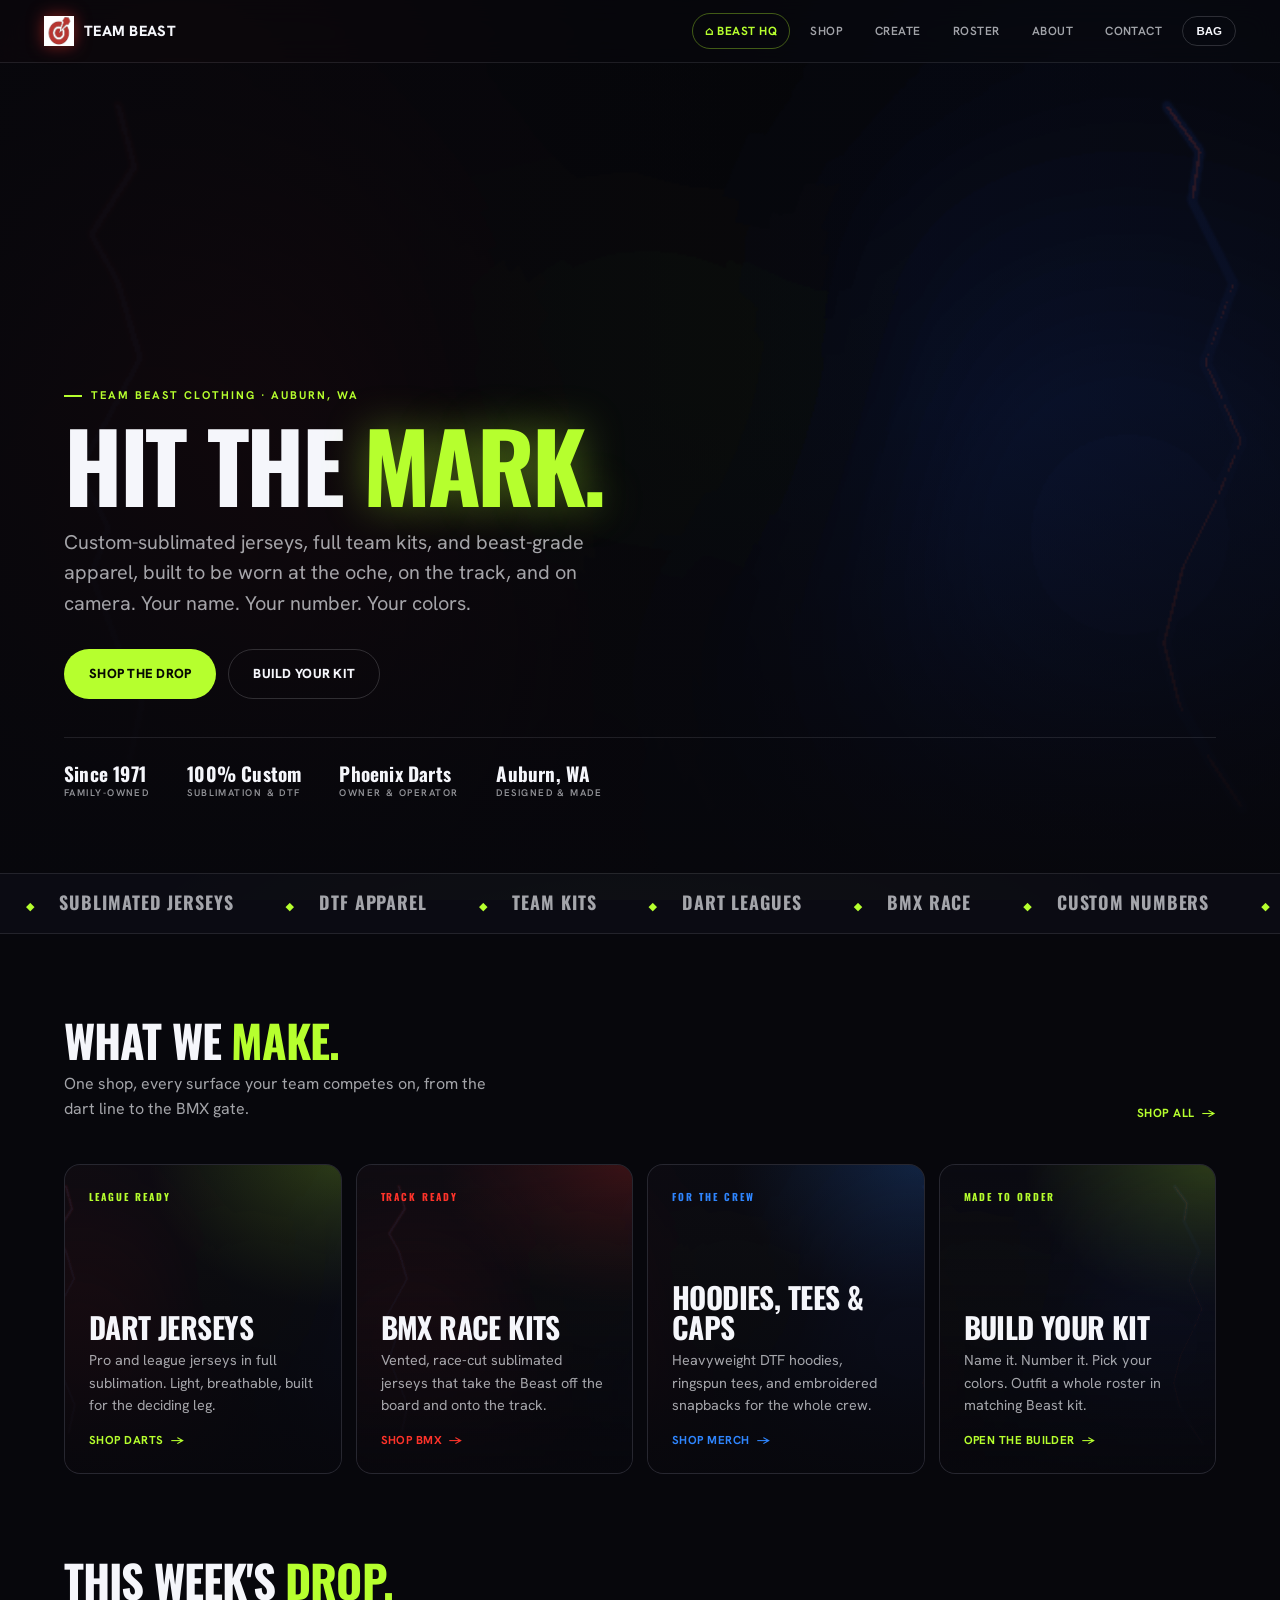
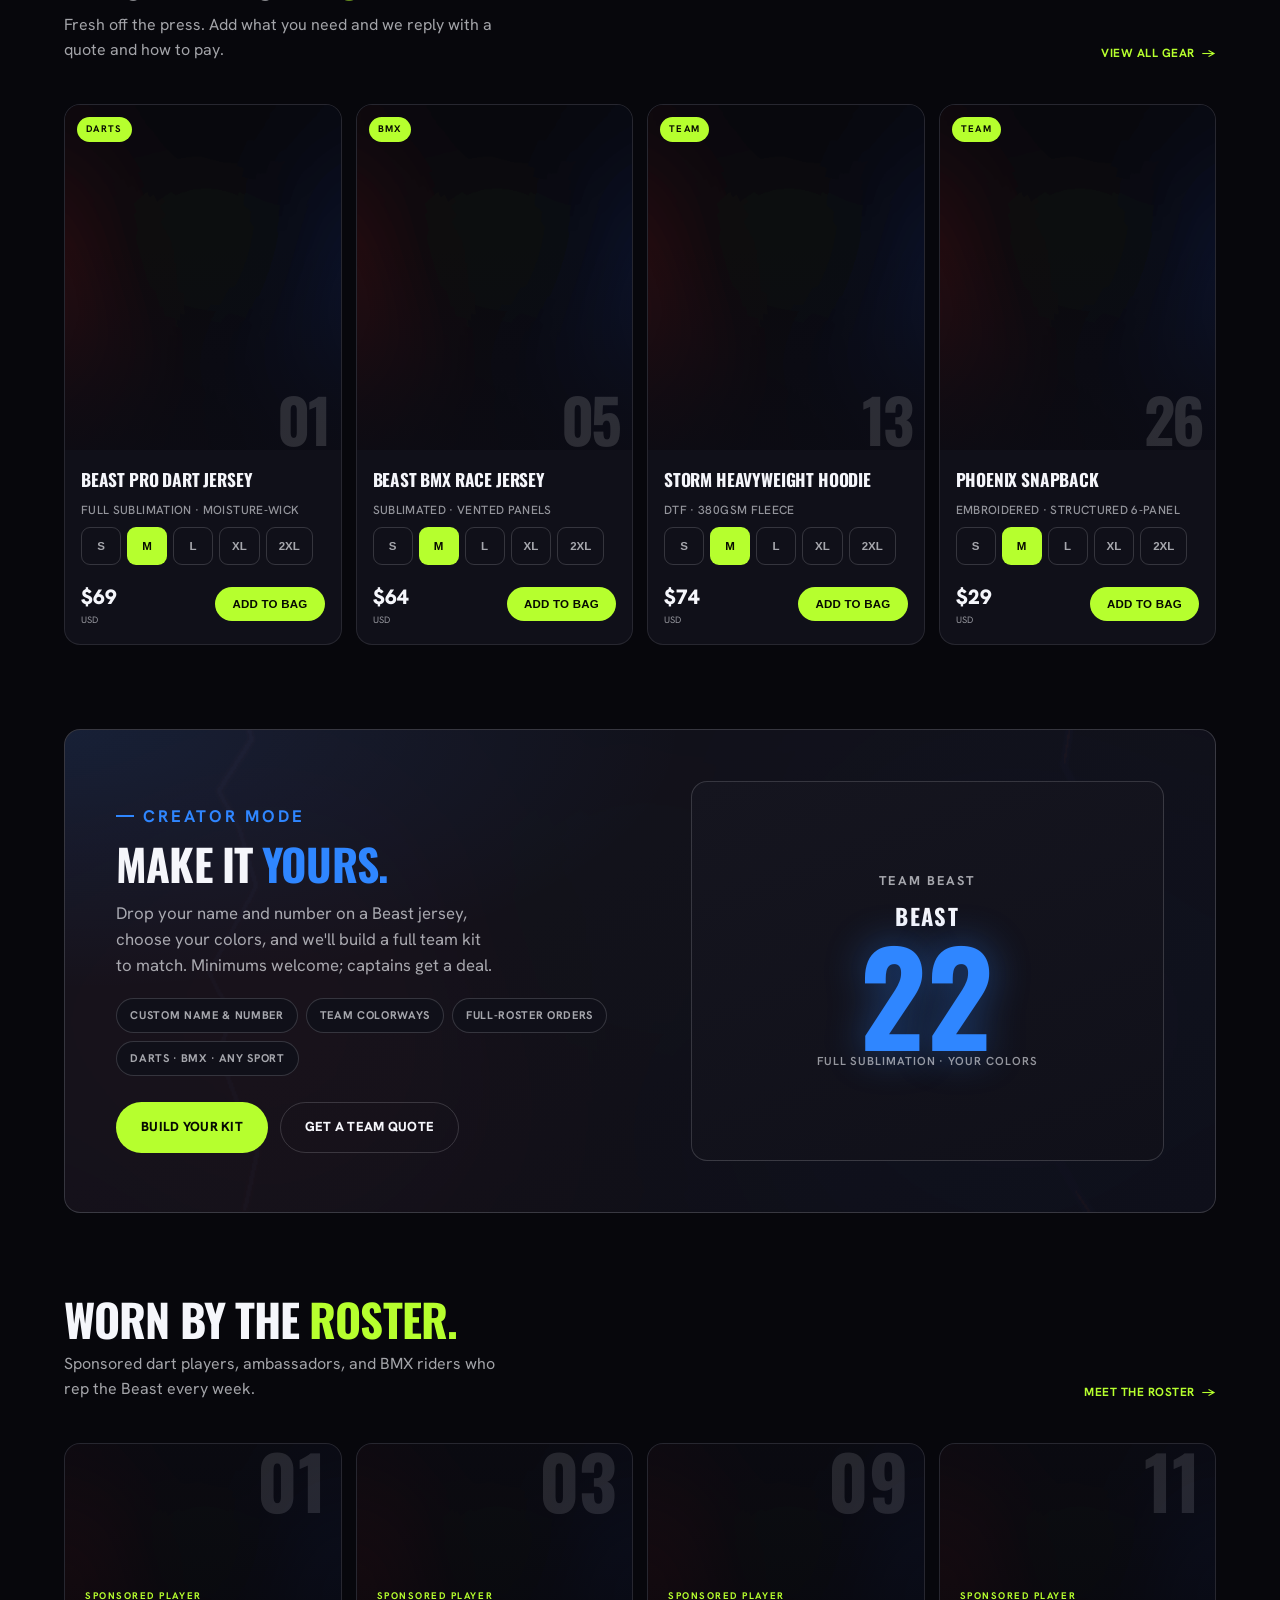
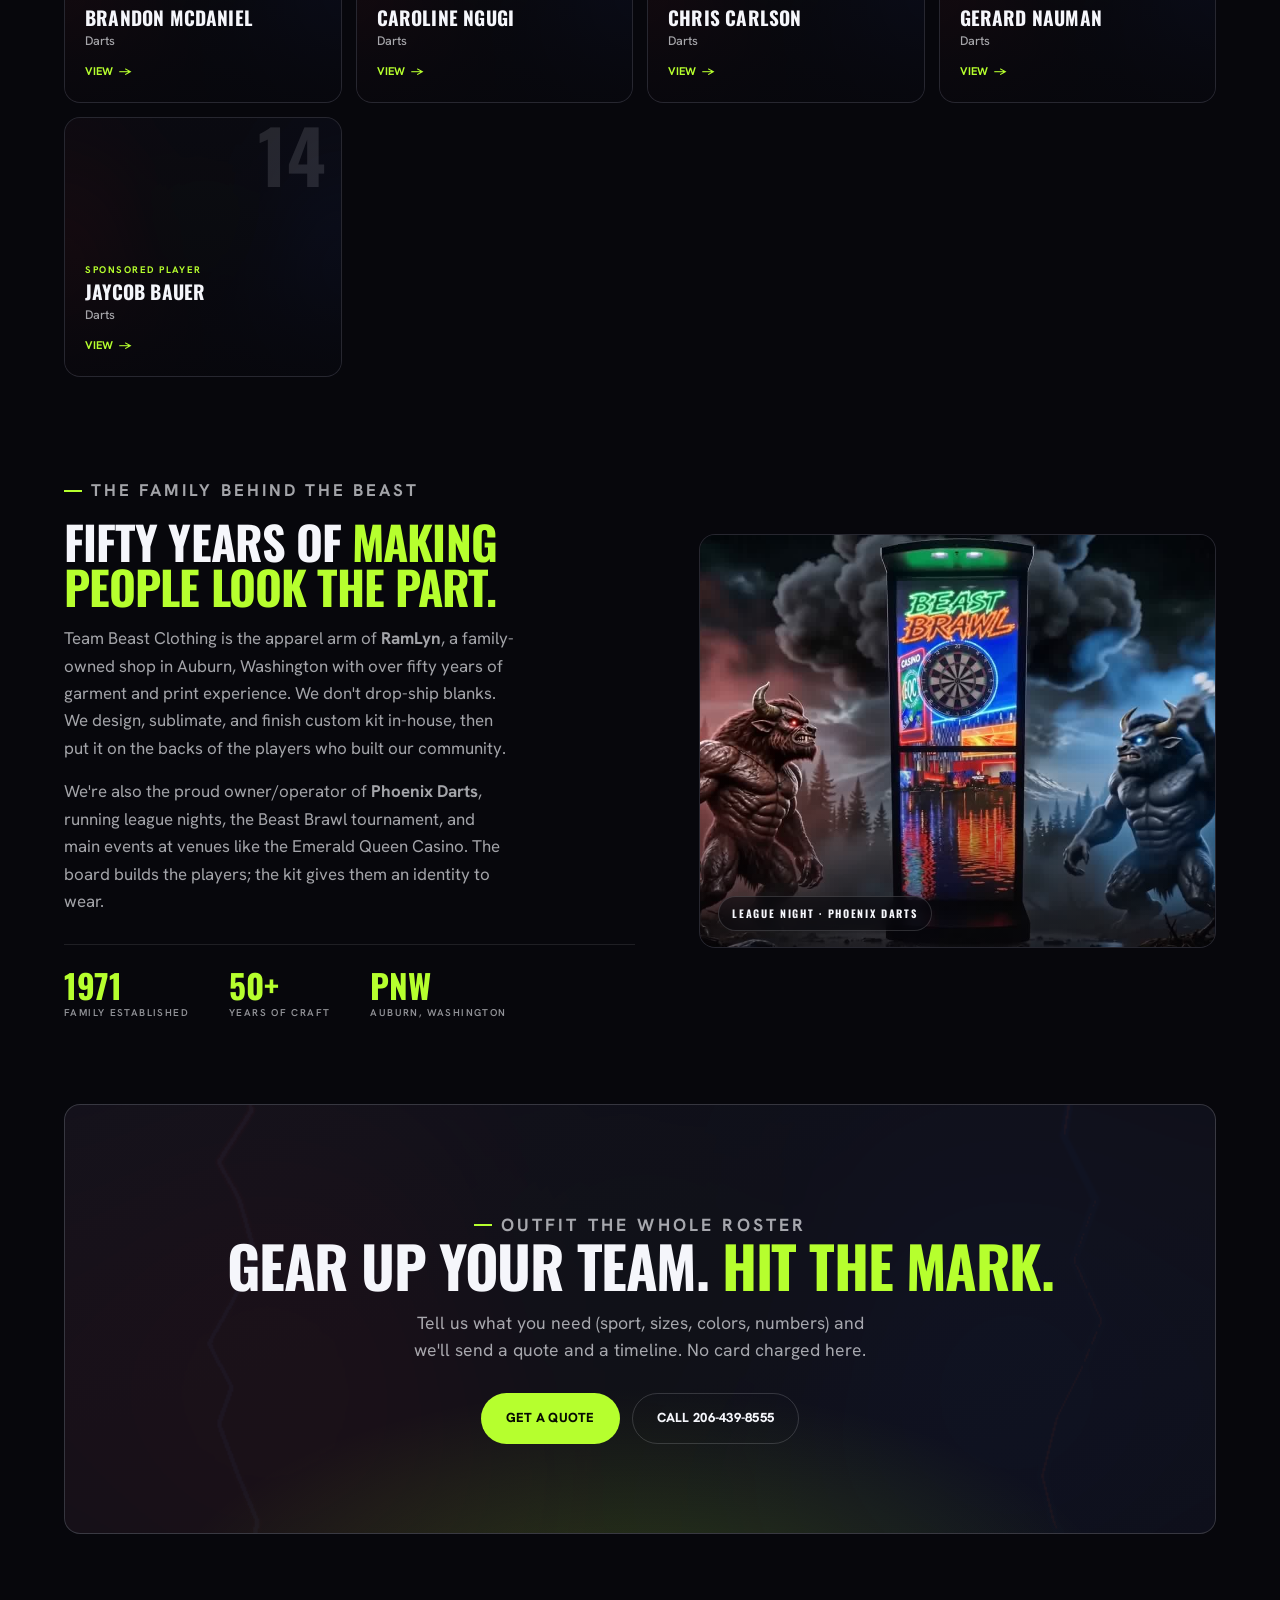
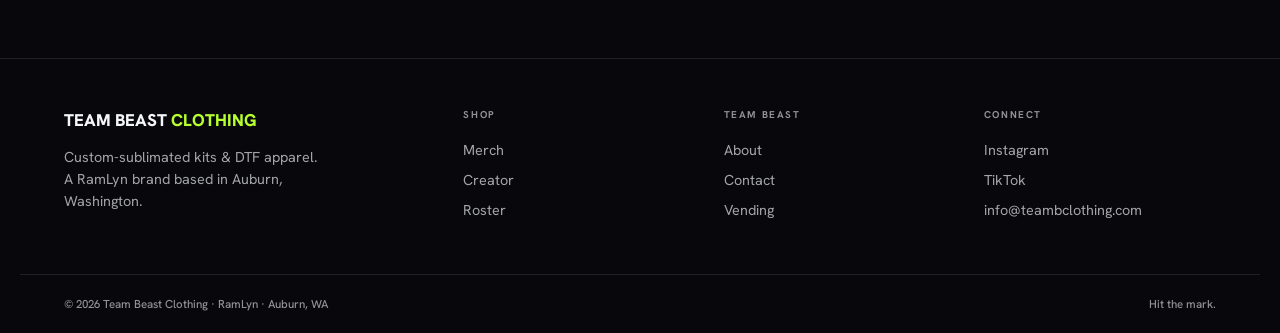
<file: index.html>
<!DOCTYPE html>
<html lang="en">
<head>
  <meta charset="UTF-8" />
  <meta name="viewport" content="width=device-width, initial-scale=1.0, viewport-fit=cover" />
  <title>Team Beast Clothing | Custom Sublimated Jerseys, Team Kits & Apparel · Auburn, WA</title>
  <meta name="description" content="Team Beast Clothing: custom-sublimated dart & BMX jerseys, DTF tees and hoodies, and full team kits. Family-owned since 1971, Auburn WA. Owner/operator of Phoenix Darts. Hit the mark." />
  <meta name="theme-color" content="#07070c" />
  <link rel="icon" type="image/png" href="assets/vending/team-beast-logo.png" />
  <meta property="og:title" content="Team Beast Clothing · Hit the mark." />
  <meta property="og:description" content="Custom-sublimated jerseys, team kits, and beast-grade apparel. Family-owned, Auburn WA." />
  <meta property="og:type" content="website" />
  <link rel="preconnect" href="https://fonts.googleapis.com" />
  <link rel="preconnect" href="https://fonts.gstatic.com" crossorigin />
  <link href="https://fonts.googleapis.com/css2?family=Hanken+Grotesk:wght@400;500;600;700;800&family=Oswald:wght@500;600;700&display=swap" rel="stylesheet" />
  <link rel="stylesheet" href="clothing.css" />
  <script type="application/ld+json">
  {"@context":"https://schema.org","@type":"ClothingStore","name":"Team Beast Clothing","image":"assets/vending/team-beast-logo.png","description":"Custom-sublimated jerseys, team kits, and DTF apparel. Family-owned, Auburn WA. Owner/operator of Phoenix Darts.","email":"info@teambclothing.com","telephone":"+1-206-439-8555","address":{"@type":"PostalAddress","addressLocality":"Auburn","addressRegion":"WA","addressCountry":"US"},"sameAs":["https://www.instagram.com/officialteambeastclothing/","https://www.facebook.com/teambclothing","https://www.tiktok.com/@teambclothing"]}
  </script>
</head>
<body>

  <header class="tbc-bar">
    <a class="brand" href="clothing.html" aria-label="Team Beast Clothing home"><img src="assets/vending/team-beast-logo.png" alt="" /><b>Team Beast</b></a>
    <nav class="bar-nav" aria-label="Primary">
      <a href="index.html" class="nav-hq" aria-label="Back to the Team Beast entry">⌂ Beast HQ</a>
      <a href="clothing-merch.html">Shop</a>
      <a href="clothing-creator.html">Create</a>
      <a href="clothing-sponsored.html">Roster</a>
      <a href="clothing-about.html">About</a>
      <a href="clothing-contact.html">Contact</a>
      <button class="cart-btn" aria-label="Open bag">Bag <span class="count" data-n="0"></span></button>
    </nav>
  </header>

  <main>

    <!-- ============ HERO ============ -->
    <section class="hero">
      <img class="hero-bg" src="base_v4.png" alt="Two beasts facing off across a storm-lit Mt. Rainier, the Team Beast world." />
      <div class="hero-inner">
        <p class="eyebrow">Team Beast Clothing · Auburn, WA</p>
        <h1>Hit the <i>mark.</i></h1>
        <p class="lead">Custom-sublimated jerseys, full team kits, and beast-grade apparel, built to be worn at the oche, on the track, and on camera. Your name. Your number. Your colors.</p>
        <div class="hero-cta">
          <a class="btn btn-primary" href="clothing-merch.html">Shop the drop</a>
          <a class="btn btn-ghost" href="clothing-creator.html">Build your kit</a>
        </div>
        <dl class="hero-trust">
          <div><dt>Since 1971</dt><dd>Family-owned</dd></div>
          <div><dt>100% Custom</dt><dd>Sublimation &amp; DTF</dd></div>
          <div><dt>Phoenix Darts</dt><dd>Owner &amp; operator</dd></div>
          <div><dt>Auburn, WA</dt><dd>Designed &amp; made</dd></div>
        </dl>
      </div>
    </section>

    <!-- ============ MARQUEE ============ -->
    <div class="marquee" aria-hidden="true">
      <div class="marquee-track">
        <span>Sublimated Jerseys</span><span>DTF Apparel</span><span>Team Kits</span><span>Dart Leagues</span><span>BMX Race</span><span>Custom Numbers</span><span>Beast Brawl</span><span>Phoenix Darts</span>
        <span>Sublimated Jerseys</span><span>DTF Apparel</span><span>Team Kits</span><span>Dart Leagues</span><span>BMX Race</span><span>Custom Numbers</span><span>Beast Brawl</span><span>Phoenix Darts</span>
      </div>
    </div>

    <!-- ============ WHAT WE MAKE ============ -->
    <section class="wrap section">
      <div class="head-row reveal">
        <div class="ht">
          <h2>What we <i>make.</i></h2>
          <p>One shop, every surface your team competes on, from the dart line to the BMX gate.</p>
        </div>
        <a class="head-link" href="clothing-merch.html">Shop all</a>
      </div>
      <div class="cat-grid">
        <a class="cat-tile tc-green reveal" href="clothing-merch.html?cat=Darts" aria-label="Shop dart jerseys">
          <img class="wm" src="base_textfree.png" alt="" style="object-position:30% 35%" />
          <span class="ct-no">League ready</span>
          <h3>Dart Jerseys</h3>
          <p>Pro and league jerseys in full sublimation. Light, breathable, built for the deciding leg.</p>
          <span class="ct-go">Shop darts</span>
        </a>
        <a class="cat-tile tc-red reveal" data-d="1" href="clothing-merch.html?cat=BMX" aria-label="Shop BMX kits">
          <img class="wm" src="teambeast_original.png" alt="" style="object-position:15% 50%" />
          <span class="ct-no">Track ready</span>
          <h3>BMX Race Kits</h3>
          <p>Vented, race-cut sublimated jerseys that take the Beast off the board and onto the track.</p>
          <span class="ct-go">Shop BMX</span>
        </a>
        <a class="cat-tile tc-blue reveal" data-d="2" href="clothing-merch.html?cat=Team" aria-label="Shop team and merch">
          <img class="wm" src="base_textfree.png" alt="" style="object-position:70% 45%" />
          <span class="ct-no">For the crew</span>
          <h3>Hoodies, Tees & Caps</h3>
          <p>Heavyweight DTF hoodies, ringspun tees, and embroidered snapbacks for the whole crew.</p>
          <span class="ct-go">Shop merch</span>
        </a>
        <a class="cat-tile tc-green reveal" data-d="3" href="clothing-creator.html" aria-label="Build a custom kit">
          <img class="wm" src="teambeast_original.png" alt="" style="object-position:85% 60%" />
          <span class="ct-no">Made to order</span>
          <h3>Build Your Kit</h3>
          <p>Name it. Number it. Pick your colors. Outfit a whole roster in matching Beast kit.</p>
          <span class="ct-go">Open the builder</span>
        </a>
      </div>
    </section>

    <!-- ============ FEATURED DROP ============ -->
    <section class="wrap section" style="padding-top:0">
      <div class="head-row reveal">
        <div class="ht">
          <h2>This week's <i>drop.</i></h2>
          <p>Fresh off the press. Add what you need and we reply with a quote and how to pay.</p>
        </div>
        <a class="head-link" href="clothing-merch.html">View all gear</a>
      </div>
      <div class="shop-grid" id="featured"></div>
    </section>

    <!-- ============ BUILD YOUR KIT ============ -->
    <section class="wrap section" style="padding-top:0">
      <div class="kit reveal">
        <img class="wm" src="base_textfree.png" alt="" style="object-position:80% 50%" />
        <div>
          <p class="eyebrow">Creator mode</p>
          <h2>Make it <i>yours.</i></h2>
          <p>Drop your name and number on a Beast jersey, choose your colors, and we'll build a full team kit to match. Minimums welcome; captains get a deal.</p>
          <ul>
            <li>Custom name & number</li>
            <li>Team colorways</li>
            <li>Full-roster orders</li>
            <li>Darts · BMX · any sport</li>
          </ul>
          <div class="hero-cta" style="margin-top:0">
            <a class="btn btn-primary" href="clothing-creator.html">Build your kit</a>
            <a class="btn btn-ghost" href="clothing-contact.html">Get a team quote</a>
          </div>
        </div>
        <div class="jersey" aria-hidden="true">
          <span class="jp-team">Team Beast</span>
          <span class="jp-name">Beast</span>
          <span class="jp-num">22</span>
          <span class="jp-meta">Full Sublimation · Your Colors</span>
        </div>
      </div>
    </section>

    <!-- ============ ROSTER PREVIEW ============ -->
    <section class="wrap section" style="padding-top:0">
      <div class="head-row reveal">
        <div class="ht">
          <h2>Worn by the <i>roster.</i></h2>
          <p>Sponsored dart players, ambassadors, and BMX riders who rep the Beast every week.</p>
        </div>
        <a class="head-link" href="clothing-sponsored.html">Meet the roster</a>
      </div>
      <div class="roster" id="rosterPreview"></div>
    </section>

    <!-- ============ STORY / HERITAGE ============ -->
    <section class="wrap section" style="padding-top:0">
      <div class="story">
        <div class="reveal">
          <p class="eyebrow">The family behind the Beast</p>
          <h2>Fifty years of <i>making people look the part.</i></h2>
          <p>Team Beast Clothing is the apparel arm of <strong>RamLyn</strong>, a family-owned shop in Auburn, Washington with over fifty years of garment and print experience. We don't drop-ship blanks. We design, sublimate, and finish custom kit in-house, then put it on the backs of the players who built our community.</p>
          <p>We're also the proud owner/operator of <strong>Phoenix Darts</strong>, running league nights, the Beast Brawl tournament, and main events at venues like the Emerald Queen Casino. The board builds the players; the kit gives them an identity to wear.</p>
          <dl class="stats">
            <div><dt>1971</dt><dd>Family established</dd></div>
            <div><dt>50+</dt><dd>Years of craft</dd></div>
            <div><dt>PNW</dt><dd>Auburn, Washington</dd></div>
          </dl>
        </div>
        <div class="story-media reveal" data-d="1">
          <img src="assets/vending/team-beast-vending-team-jersey-connection.jpg" alt="Team Beast players in matching custom jerseys at a league night." />
          <span class="badge">League night · Phoenix Darts</span>
        </div>
      </div>
    </section>

    <!-- ============ CLOSING CTA ============ -->
    <section class="wrap section" style="padding-top:0">
      <div class="cta-band reveal">
        <img class="wm" src="teambeast_v2_base.png" alt="" style="object-position:50% 40%" />
        <p class="eyebrow" style="justify-content:center">Outfit the whole roster</p>
        <h2>Gear up your team. <i>Hit the mark.</i></h2>
        <p>Tell us what you need (sport, sizes, colors, numbers) and we'll send a quote and a timeline. No card charged here.</p>
        <div class="hero-cta">
          <a class="btn btn-primary" href="clothing-contact.html">Get a quote</a>
          <a class="btn btn-ghost" href="tel:+12064398555">Call 206-439-8555</a>
        </div>
      </div>
    </section>

  </main>

  <footer class="tbc-foot">
    <div class="foot-grid">
      <div class="foot-brand"><b>Team Beast <span class="grad-g">Clothing</span></b><p>Custom-sublimated kits & DTF apparel. A RamLyn brand based in Auburn, Washington.</p></div>
      <div class="foot-col"><h4>Shop</h4><a href="clothing-merch.html">Merch</a><a href="clothing-creator.html">Creator</a><a href="clothing-sponsored.html">Roster</a></div>
      <div class="foot-col"><h4>Team Beast</h4><a href="clothing-about.html">About</a><a href="clothing-contact.html">Contact</a><a href="vending.html">Vending</a></div>
      <div class="foot-col"><h4>Connect</h4><a href="https://www.instagram.com/officialteambeastclothing/" rel="noopener">Instagram</a><a href="https://www.tiktok.com/@teambclothing" rel="noopener">TikTok</a><a href="mailto:info@teambclothing.com">info@teambclothing.com</a></div>
    </div>
    <div class="foot-legal"><p>© <span data-year>2026</span> Team Beast Clothing · RamLyn · Auburn, WA</p><p>Hit the mark.</p></div>
  </footer>

  <script src="clothing-data.js"></script>
  <script src="clothing.js"></script>
  <script>
  /* Home renders a curated featured strip (from the catalog) and a roster
     preview (from the roster). Both reuse the shared card systems so the
     home page stays locked to the same look as Shop and Roster. */
  (function () {
    var CAT = window.TBC_CATALOG || {};
    var ROSTER = window.TBC_ROSTER || [];
    var WM = "base_textfree.png";
    var money = function (c) { return "$" + (c / 100).toFixed(2).replace(/\.00$/, ""); };
    var SIZES = ["S", "M", "L", "XL", "2XL"];

    /* ----- featured products ----- */
    var FEATURED = ["kit-darts-pro", "kit-bmx", "hoodie-storm", "cap-phoenix"];
    var grid = document.getElementById("featured");
    function prodCard(id) {
      var p = CAT[id]; if (!p) return "";
      var chips = SIZES.map(function (s, i) { return '<button data-size="' + s + '" aria-pressed="' + (i === 1 ? "true" : "false") + '">' + s + '</button>'; }).join("");
      var img = p.img ? p.img : WM;
      return '<article class="prod" data-sport="' + p.sport + '">' +
        '<div class="ph"><img class="wm" src="' + img + '" alt=""><span class="tag">' + p.sport + '</span><span class="no">' + p.no + '</span></div>' +
        '<div class="body"><h3>' + p.name + '</h3><span class="spec">' + p.spec + '</span>' +
        '<div class="sizes" data-id="' + id + '">' + chips + '</div>' +
        '<div class="row"><span class="price">' + money(p.price) + '<small>USD</small></span>' +
        '<button class="btn btn-sm btn-primary" data-add="' + id + '">Add to bag</button></div></div></article>';
    }
    if (grid) {
      grid.innerHTML = FEATURED.map(prodCard).join("");
      grid.querySelectorAll(".sizes").forEach(function (g) {
        g.addEventListener("click", function (e) {
          var b = e.target.closest("button"); if (!b) return;
          g.querySelectorAll("button").forEach(function (x) { x.setAttribute("aria-pressed", x === b ? "true" : "false"); });
        });
      });
      grid.querySelectorAll("[data-add]").forEach(function (btn) {
        btn.addEventListener("click", function () {
          var pc = btn.closest(".prod");
          var sel = pc.querySelector('.sizes button[aria-pressed="true"]');
          if (window.TBC_addToCart) window.TBC_addToCart(btn.dataset.add, sel ? sel.dataset.size : "M", 1);
        });
      });
    }

    /* ----- roster preview (first 5) ----- */
    var rg = document.getElementById("rosterPreview");
    function playerCard(p) {
      var cls = p.group === "ambassador" ? "is-amb" : (p.group === "rider" ? "is-rider" : "");
      var img = p.photo ? p.photo : WM;
      return '<a class="player-card ' + cls + '" href="clothing-player.html?p=' + p.slug + '" aria-label="' + p.name + '">' +
        '<img class="wm" src="' + img + '" alt="" />' +
        '<span class="pnum">' + p.no + '</span>' +
        '<div><p class="role">' + p.role + '</p><h3>' + p.name + '</h3><p class="sport">' + p.sport + '</p>' +
        '<span class="go">View</span></div></a>';
    }
    if (rg) rg.innerHTML = ROSTER.slice(0, 5).map(playerCard).join("");
  })();
  </script>
</body>
</html>
</file>
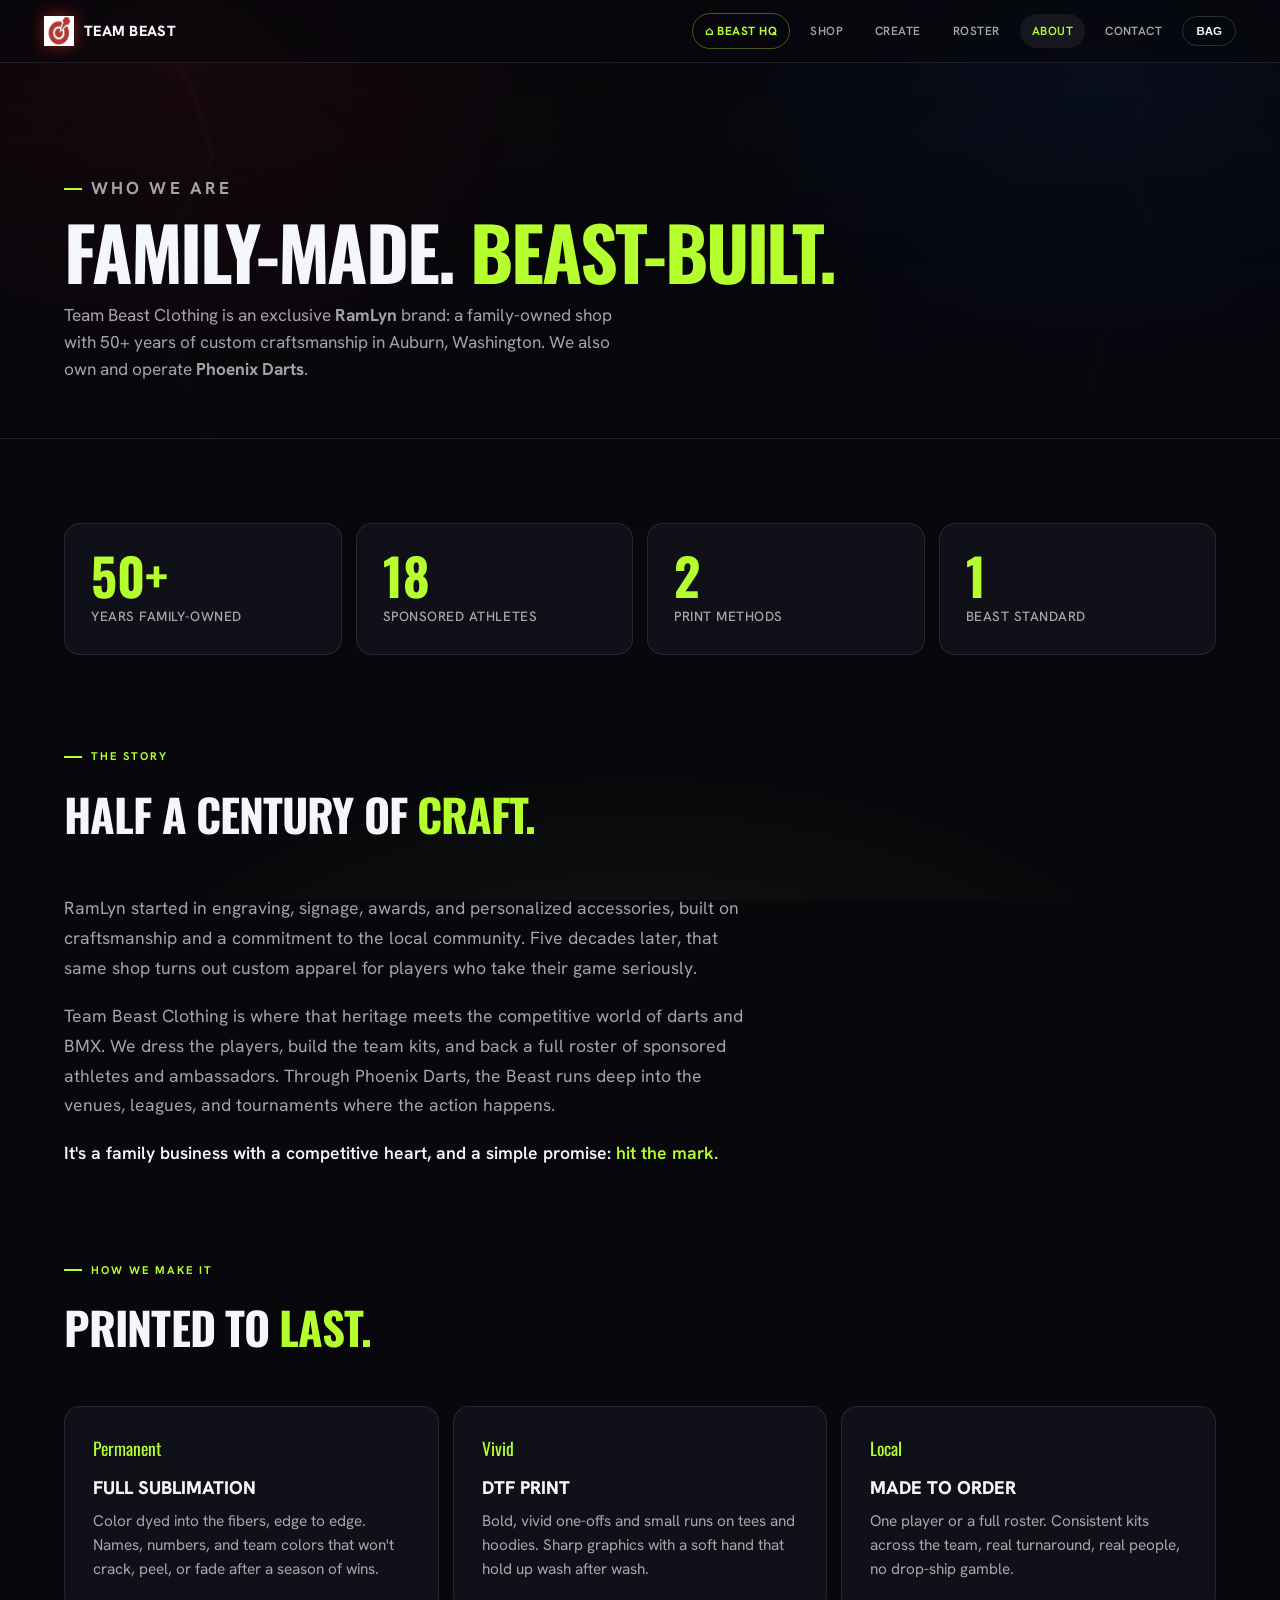
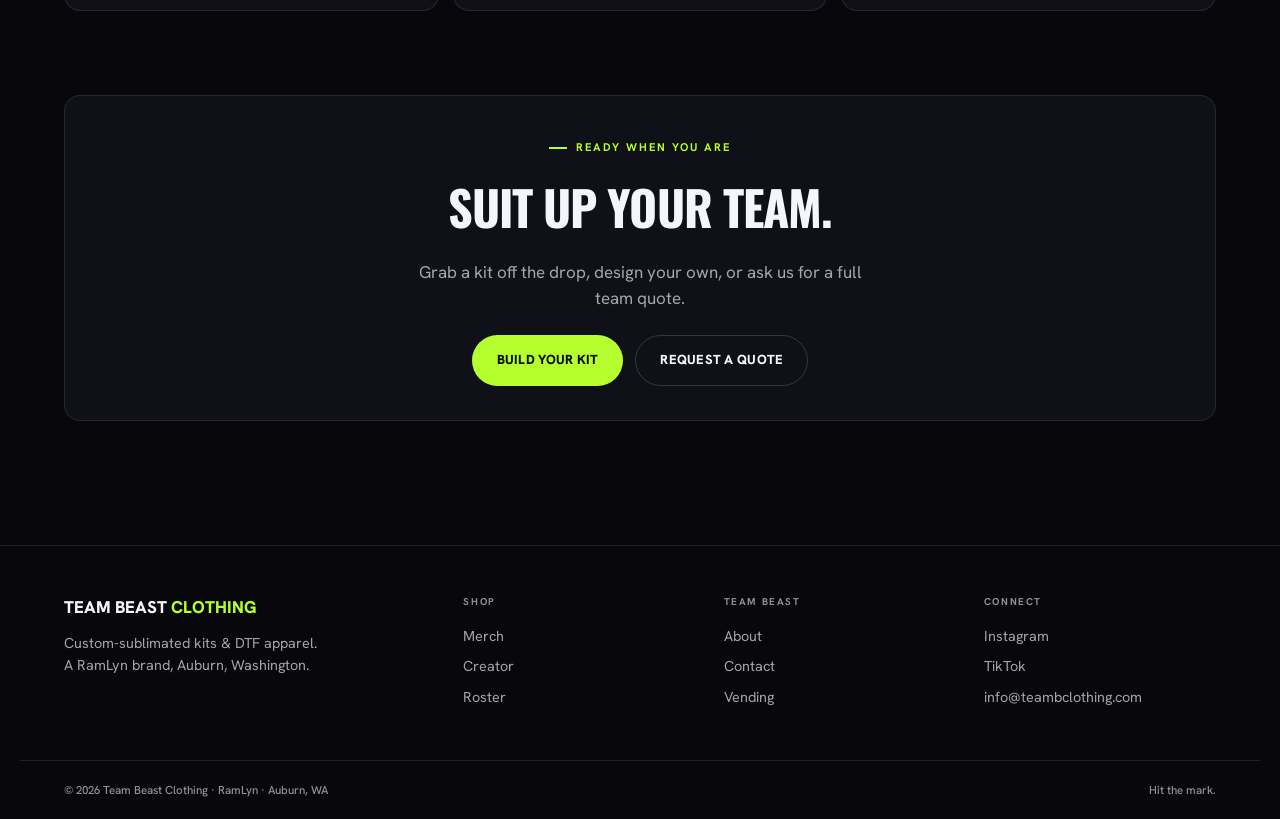
<file: clothing-about.html>
<!DOCTYPE html>
<html lang="en">
<head>
  <meta charset="UTF-8" />
  <meta name="viewport" content="width=device-width, initial-scale=1.0" />
  <title>About | Team Beast Clothing — A RamLyn Brand, Auburn WA</title>
  <meta name="description" content="Team Beast Clothing is a RamLyn brand — family-owned in Auburn, WA with 50+ years of custom craftsmanship. Custom sublimation & DTF apparel, and the home of Phoenix Darts." />
  <meta name="theme-color" content="#07070c" />
  <link rel="icon" type="image/png" href="assets/vending/team-beast-logo.png" />
  <link rel="preconnect" href="https://fonts.googleapis.com" />
  <link rel="preconnect" href="https://fonts.gstatic.com" crossorigin />
  <link href="https://fonts.googleapis.com/css2?family=Hanken+Grotesk:wght@400;500;600;700;800&family=Oswald:wght@500;600;700&display=swap" rel="stylesheet" />
  <link rel="stylesheet" href="clothing.css" />
  <style>
    .stat-band{display:grid;grid-template-columns:repeat(4,1fr);gap:var(--gap)}
    .stat-band .s{background:var(--tile);border:1px solid var(--line);border-radius:var(--r);padding:26px}
    .stat-band .s b{font-family:var(--display);font-size:clamp(2rem,4vw,3.2rem);color:var(--green);display:block;line-height:1}
    .stat-band .s span{font-weight:500;font-size:.84rem;color:var(--ink-2);text-transform:uppercase;letter-spacing:.04em}
    .proc{display:grid;grid-template-columns:repeat(3,1fr);gap:var(--gap)}
    .proc .c{background:var(--tile);border:1px solid var(--line);border-radius:var(--r);padding:28px;transition:transform .3s,border-color .3s}
    .proc .c:hover{transform:translateY(-5px);border-color:var(--green)}
    .proc .c .n{font-family:var(--display);color:var(--green);font-size:1.1rem}
    .proc .c h3{font-weight:800;text-transform:uppercase;font-size:1.15rem;margin:10px 0 8px}
    .proc .c p{color:var(--ink-2);font-size:.96rem}
    @media (max-width:860px){.stat-band{grid-template-columns:repeat(2,1fr)}.proc{grid-template-columns:1fr}}
  </style>
</head>
<body>

  <header class="tbc-bar">
    <a class="brand" href="clothing.html" aria-label="Team Beast Clothing home"><img src="assets/vending/team-beast-logo.png" alt="" /><b>Team Beast</b></a>
    <nav class="bar-nav" aria-label="Primary">
      <a href="index.html" class="nav-hq" aria-label="Back to the Team Beast entry">⌂ Beast HQ</a>
      <a href="clothing-merch.html">Shop</a>
      <a href="clothing-creator.html">Create</a>
      <a href="clothing-sponsored.html">Roster</a>
      <a href="clothing-about.html" aria-current="page">About</a>
      <a href="clothing-contact.html">Contact</a>
      <button class="cart-btn" aria-label="Open bag">Bag <span class="count" data-n="0"></span></button>
    </nav>
  </header>

  <section class="page-hero">
    <img class="wm" src="teambeast_original.png" alt="" />
    <div class="inner">
      <p class="eyebrow">Who we are</p>
      <h1>Family-made. <i>Beast-built.</i></h1>
      <p>Team Beast Clothing is an exclusive <b>RamLyn</b> brand: a family-owned shop with 50+ years of custom craftsmanship in Auburn, Washington. We also own and operate <b>Phoenix Darts</b>.</p>
    </div>
  </section>

  <main class="wrap">
    <section class="section">
      <div class="stat-band">
        <div class="s reveal"><b>50+</b><span>Years family-owned</span></div>
        <div class="s reveal" data-d="1"><b>18</b><span>Sponsored athletes</span></div>
        <div class="s reveal" data-d="2"><b>2</b><span>Print methods</span></div>
        <div class="s reveal" data-d="3"><b>1</b><span>Beast standard</span></div>
      </div>
    </section>

    <section class="section" style="padding-top:0">
      <div class="section-head reveal"><p class="eyebrow">The story</p><h2>Half a century of <i>craft.</i></h2></div>
      <div class="reveal" style="max-width:70ch;color:var(--ink-2);font-size:1.1rem;line-height:1.7;display:grid;gap:18px">
        <p>RamLyn started in engraving, signage, awards, and personalized accessories, built on craftsmanship and a commitment to the local community. Five decades later, that same shop turns out custom apparel for players who take their game seriously.</p>
        <p>Team Beast Clothing is where that heritage meets the competitive world of darts and BMX. We dress the players, build the team kits, and back a full roster of sponsored athletes and ambassadors. Through Phoenix Darts, the Beast runs deep into the venues, leagues, and tournaments where the action happens.</p>
        <p style="color:var(--ink);font-weight:600">It's a family business with a competitive heart, and a simple promise: <span class="grad-g">hit the mark.</span></p>
      </div>
    </section>

    <section class="section" style="padding-top:0">
      <div class="section-head reveal"><p class="eyebrow">How we make it</p><h2>Printed to <i>last.</i></h2></div>
      <div class="proc">
        <div class="c reveal"><span class="n">Permanent</span><h3>Full sublimation</h3><p>Color dyed into the fibers, edge to edge. Names, numbers, and team colors that won't crack, peel, or fade after a season of wins.</p></div>
        <div class="c reveal" data-d="1"><span class="n">Vivid</span><h3>DTF print</h3><p>Bold, vivid one-offs and small runs on tees and hoodies. Sharp graphics with a soft hand that hold up wash after wash.</p></div>
        <div class="c reveal" data-d="2"><span class="n">Local</span><h3>Made to order</h3><p>One player or a full roster. Consistent kits across the team, real turnaround, real people, no drop-ship gamble.</p></div>
      </div>
    </section>

    <section class="section" style="padding-top:0">
      <div class="panel reveal" style="text-align:center">
        <p class="eyebrow" style="justify-content:center">Ready when you are</p>
        <h2 style="font-family:var(--display);font-weight:800;font-size:clamp(1.8rem,4vw,3rem);text-transform:uppercase;letter-spacing:-0.02em">Suit up your team.</h2>
        <p style="color:var(--ink-2);max-width:48ch;margin:14px auto 24px">Grab a kit off the drop, design your own, or ask us for a full team quote.</p>
        <div style="display:flex;gap:12px;justify-content:center;flex-wrap:wrap">
          <a class="btn btn-primary" href="clothing-creator.html">Build your kit</a>
          <a class="btn btn-ghost" href="clothing-contact.html">Request a quote</a>
        </div>
      </div>
    </section>
  </main>

  <footer class="tbc-foot">
    <div class="foot-grid">
      <div class="foot-brand"><b>Team Beast <span class="grad-g">Clothing</span></b><p>Custom-sublimated kits & DTF apparel. A RamLyn brand, Auburn, Washington.</p></div>
      <div class="foot-col"><h4>Shop</h4><a href="clothing-merch.html">Merch</a><a href="clothing-creator.html">Creator</a><a href="clothing-sponsored.html">Roster</a></div>
      <div class="foot-col"><h4>Team Beast</h4><a href="clothing-about.html">About</a><a href="clothing-contact.html">Contact</a><a href="vending.html">Vending</a></div>
      <div class="foot-col"><h4>Connect</h4><a href="https://www.instagram.com/officialteambeastclothing/" rel="noopener">Instagram</a><a href="https://www.tiktok.com/@teambclothing" rel="noopener">TikTok</a><a href="mailto:info@teambclothing.com">info@teambclothing.com</a></div>
    </div>
    <div class="foot-legal"><p>© <span data-year>2026</span> Team Beast Clothing · RamLyn · Auburn, WA</p><p>Hit the mark.</p></div>
  </footer>

  <script src="clothing.js"></script>
</body>
</html>
</file>
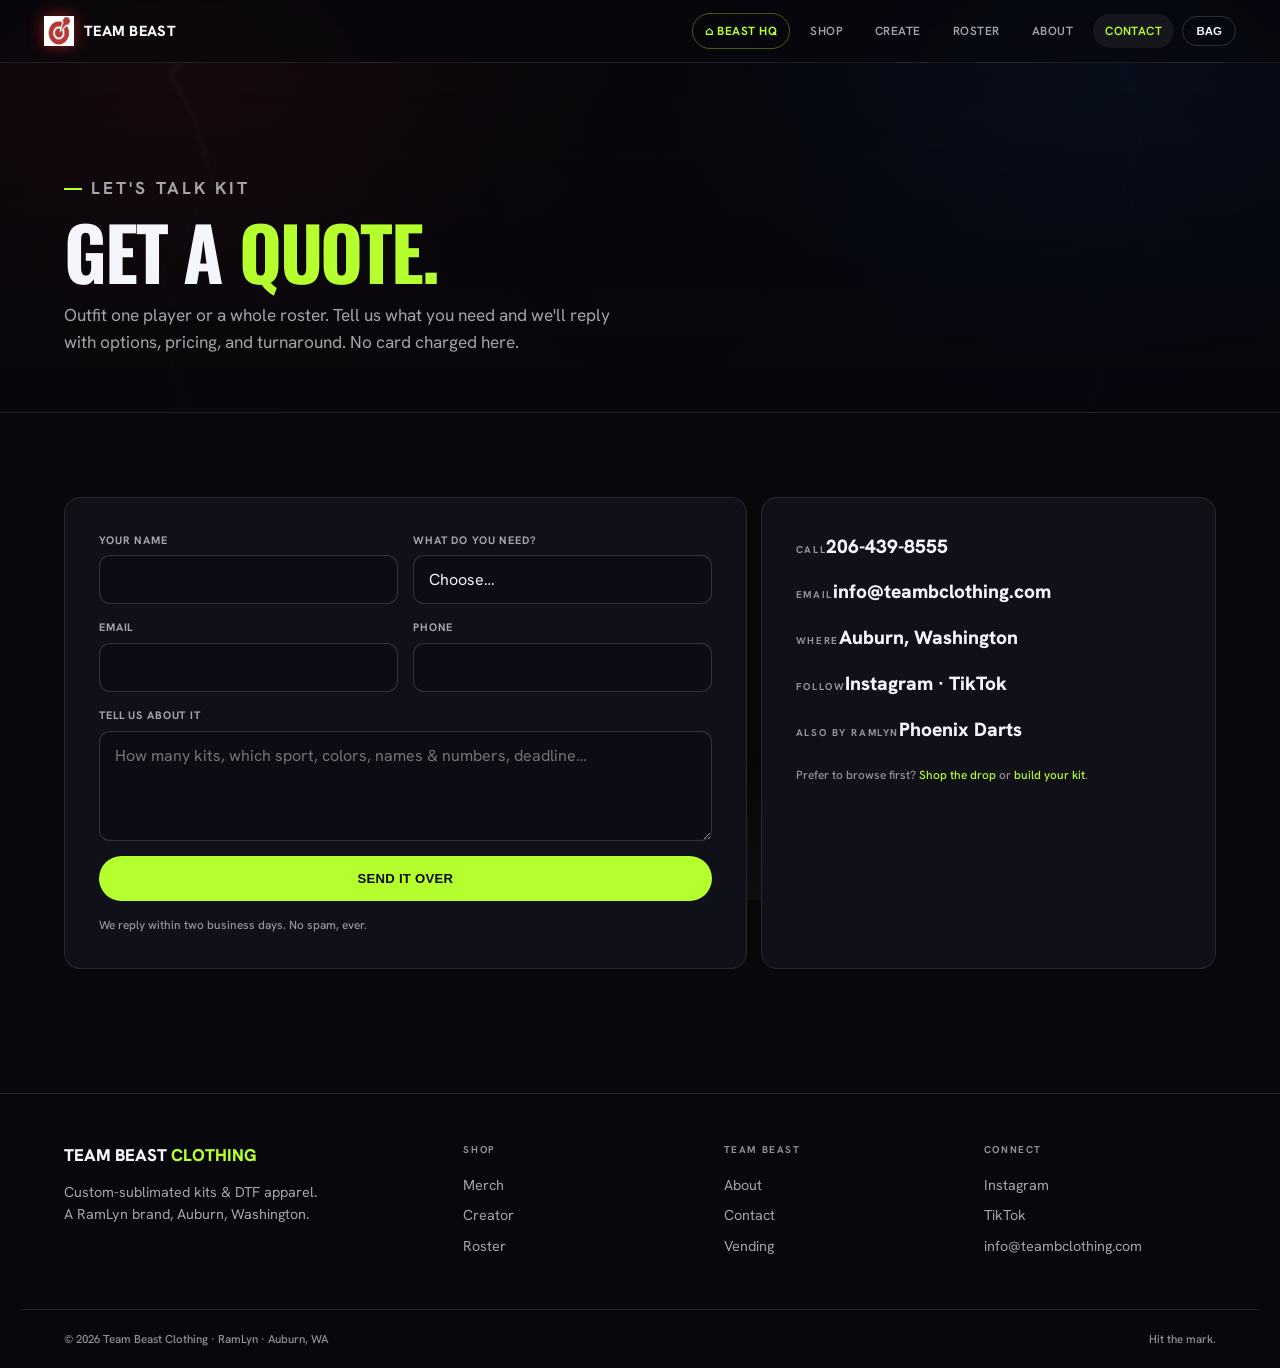
<file: clothing-contact.html>
<!DOCTYPE html>
<html lang="en">
<head>
  <meta charset="UTF-8" />
  <meta name="viewport" content="width=device-width, initial-scale=1.0" />
  <title>Contact | Team Beast Clothing — Team Quotes & Custom Orders</title>
  <meta name="description" content="Contact Team Beast Clothing for custom kits, team quotes, and orders. Auburn, WA. Call 206-439-8555 or email info@teambclothing.com." />
  <meta name="theme-color" content="#07070c" />
  <link rel="icon" type="image/png" href="assets/vending/team-beast-logo.png" />
  <link rel="preconnect" href="https://fonts.googleapis.com" />
  <link rel="preconnect" href="https://fonts.gstatic.com" crossorigin />
  <link href="https://fonts.googleapis.com/css2?family=Hanken+Grotesk:wght@400;500;600;700;800&family=Oswald:wght@500;600;700&display=swap" rel="stylesheet" />
  <link rel="stylesheet" href="clothing.css" />
  <style>
    .contact-grid{display:grid;grid-template-columns:1.2fr .8fr;gap:var(--gap)}
    @media (max-width:860px){.contact-grid{grid-template-columns:1fr}}
  </style>
</head>
<body>

  <header class="tbc-bar">
    <a class="brand" href="clothing.html" aria-label="Team Beast Clothing home"><img src="assets/vending/team-beast-logo.png" alt="" /><b>Team Beast</b></a>
    <nav class="bar-nav" aria-label="Primary">
      <a href="index.html" class="nav-hq" aria-label="Back to the Team Beast entry">⌂ Beast HQ</a>
      <a href="clothing-merch.html">Shop</a>
      <a href="clothing-creator.html">Create</a>
      <a href="clothing-sponsored.html">Roster</a>
      <a href="clothing-about.html">About</a>
      <a href="clothing-contact.html" aria-current="page">Contact</a>
      <button class="cart-btn" aria-label="Open bag">Bag <span class="count" data-n="0"></span></button>
    </nav>
  </header>

  <section class="page-hero">
    <img class="wm" src="base_textfree.png" alt="" style="object-position:80% 40%" />
    <div class="inner">
      <p class="eyebrow">Let's talk kit</p>
      <h1>Get a <i>quote.</i></h1>
      <p>Outfit one player or a whole roster. Tell us what you need and we'll reply with options, pricing, and turnaround. No card charged here.</p>
    </div>
  </section>

  <main class="wrap section">
    <div class="contact-grid">
      <div class="panel reveal">
        <form class="form-grid" id="contact-form" novalidate>
          <div class="form-row">
            <div class="field"><label for="cn">Your name</label><input id="cn" name="name" type="text" autocomplete="name" required /></div>
            <div class="field"><label for="cw">What do you need?</label>
              <select id="cw" name="need" required><option value="" selected disabled>Choose…</option><option>Shop order</option><option>Custom kit</option><option>Full team quote</option><option>Sponsorship</option><option>Something else</option></select></div>
          </div>
          <div class="form-row">
            <div class="field"><label for="ce">Email</label><input id="ce" name="email" type="email" autocomplete="email" required /></div>
            <div class="field"><label for="cp">Phone</label><input id="cp" name="phone" type="tel" autocomplete="tel" /></div>
          </div>
          <div class="field"><label for="cm">Tell us about it</label><textarea id="cm" name="message" placeholder="How many kits, which sport, colors, names &amp; numbers, deadline…"></textarea></div>
          <button type="submit" class="btn btn-primary btn-block">Send it over</button>
          <p class="form-note" id="cnote" role="status" aria-live="polite">We reply within two business days. No spam, ever.</p>
        </form>
      </div>

      <div class="panel reveal" data-d="1">
        <ul class="contact-list">
          <li><span class="k">Call</span><a class="v" href="tel:+12064398555">206-439-8555</a></li>
          <li><span class="k">Email</span><a class="v" href="mailto:info@teambclothing.com">info@teambclothing.com</a></li>
          <li><span class="k">Where</span><span class="v">Auburn, Washington</span></li>
          <li><span class="k">Follow</span><span class="v"><a href="https://www.instagram.com/officialteambeastclothing/" rel="noopener">Instagram</a> · <a href="https://www.tiktok.com/@teambclothing" rel="noopener">TikTok</a></span></li>
          <li><span class="k">Also by RamLyn</span><span class="v">Phoenix Darts</span></li>
        </ul>
        <p class="form-note" style="margin-top:22px">Prefer to browse first? <a href="clothing-merch.html" style="color:var(--green)">Shop the drop</a> or <a href="clothing-creator.html" style="color:var(--green)">build your kit</a>.</p>
      </div>
    </div>
  </main>

  <footer class="tbc-foot">
    <div class="foot-grid">
      <div class="foot-brand"><b>Team Beast <span class="grad-g">Clothing</span></b><p>Custom-sublimated kits & DTF apparel. A RamLyn brand, Auburn, Washington.</p></div>
      <div class="foot-col"><h4>Shop</h4><a href="clothing-merch.html">Merch</a><a href="clothing-creator.html">Creator</a><a href="clothing-sponsored.html">Roster</a></div>
      <div class="foot-col"><h4>Team Beast</h4><a href="clothing-about.html">About</a><a href="clothing-contact.html">Contact</a><a href="vending.html">Vending</a></div>
      <div class="foot-col"><h4>Connect</h4><a href="https://www.instagram.com/officialteambeastclothing/" rel="noopener">Instagram</a><a href="https://www.tiktok.com/@teambclothing" rel="noopener">TikTok</a><a href="mailto:info@teambclothing.com">info@teambclothing.com</a></div>
    </div>
    <div class="foot-legal"><p>© <span data-year>2026</span> Team Beast Clothing · RamLyn · Auburn, WA</p><p>Hit the mark.</p></div>
  </footer>

  <script src="clothing.js"></script>
  <script>
  (function () {
    var f = document.getElementById("contact-form");
    f.addEventListener("submit", function (e) {
      e.preventDefault();
      var note = document.getElementById("cnote");
      if (!f.checkValidity()) { note.textContent = "Add your name, email, and what you need."; return; }
      var d = new FormData(f);
      var body = "Team Beast Clothing inquiry:\n\nName: " + d.get("name") + "\nNeed: " + d.get("need") +
        "\nEmail: " + d.get("email") + "\nPhone: " + (d.get("phone") || "") + "\n\n" + (d.get("message") || "");
      window.location.href = "mailto:info@teambclothing.com?subject=" +
        encodeURIComponent("Team Beast inquiry - " + d.get("need")) + "&body=" + encodeURIComponent(body);
      note.textContent = "Opening your email. Send it and we'll be in touch."; note.classList.add("ok");
    });
  })();
  </script>
</body>
</html>
</file>
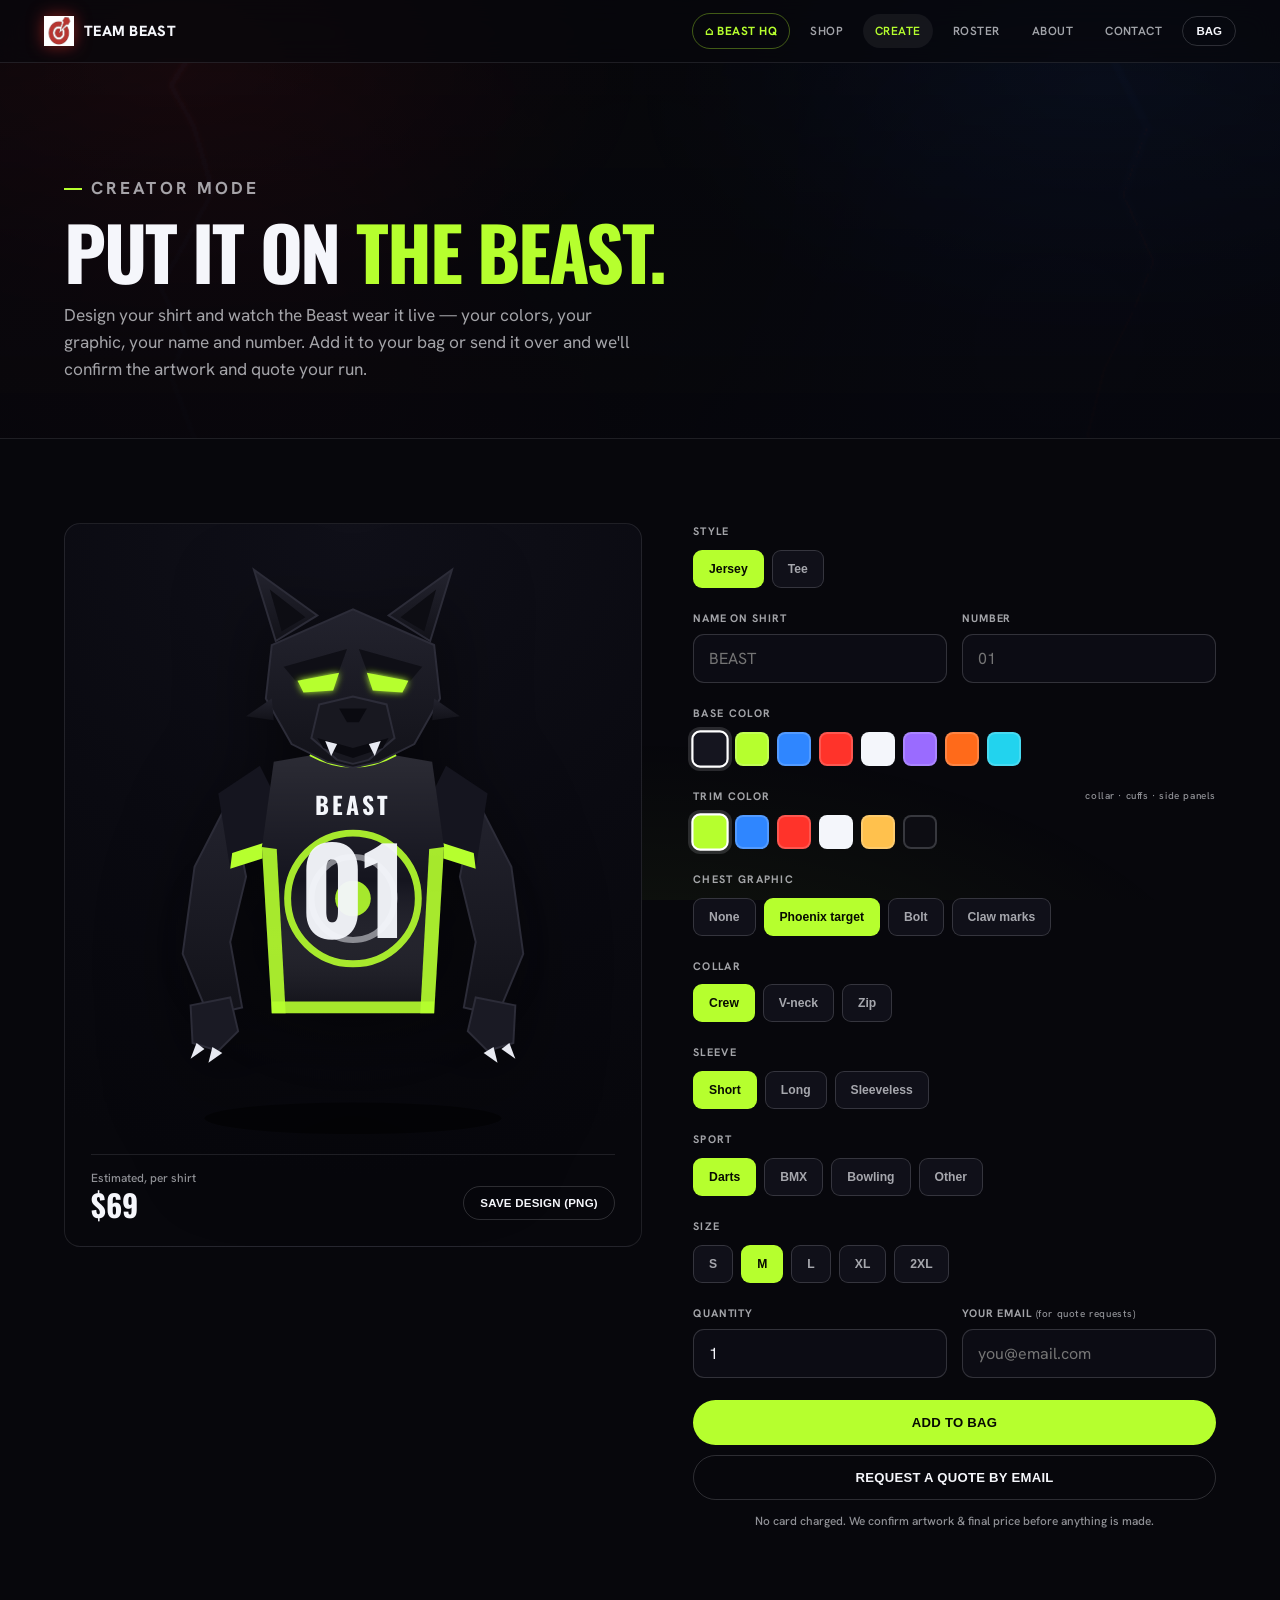
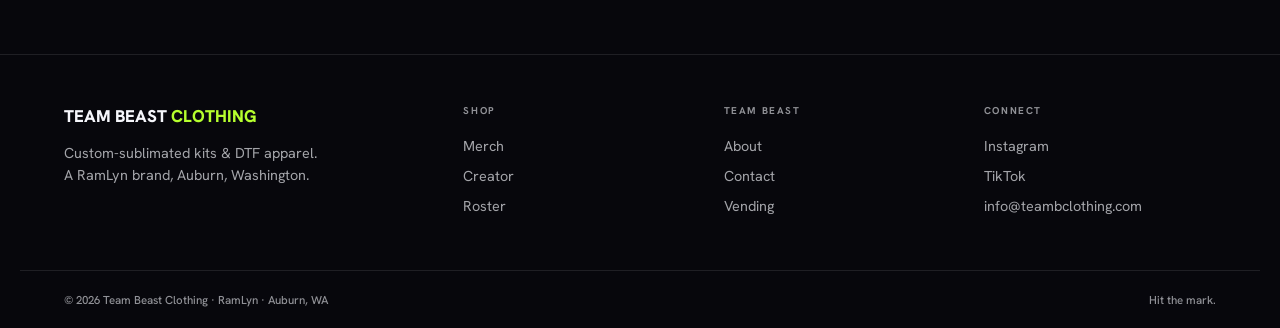
<file: clothing-creator.html>
<!DOCTYPE html>
<html lang="en">
<head>
  <meta charset="UTF-8" />
  <meta name="viewport" content="width=device-width, initial-scale=1.0" />
  <title>Creator Mode | Team Beast Clothing — Design Your Shirt on the Beast</title>
  <meta name="description" content="Design your own Team Beast shirt and see it live on the Beast mascot — your colors, graphic, name, and number. Custom sublimated, made to order in Auburn, WA." />
  <meta name="theme-color" content="#07070c" />
  <link rel="icon" type="image/png" href="assets/vending/team-beast-logo.png" />
  <link rel="preconnect" href="https://fonts.googleapis.com" />
  <link rel="preconnect" href="https://fonts.gstatic.com" crossorigin />
  <link href="https://fonts.googleapis.com/css2?family=Hanken+Grotesk:wght@400;500;600;700;800&family=Oswald:wght@500;600;700&display=swap" rel="stylesheet" />
  <link rel="stylesheet" href="clothing.css" />
</head>
<body>

  <header class="tbc-bar">
    <a class="brand" href="clothing.html" aria-label="Team Beast Clothing home"><img src="assets/vending/team-beast-logo.png" alt="" /><b>Team Beast</b></a>
    <nav class="bar-nav" aria-label="Primary">
      <a href="index.html" class="nav-hq" aria-label="Back to the Team Beast entry">⌂ Beast HQ</a>
      <a href="clothing-merch.html">Shop</a>
      <a href="clothing-creator.html" aria-current="page">Create</a>
      <a href="clothing-sponsored.html">Roster</a>
      <a href="clothing-about.html">About</a>
      <a href="clothing-contact.html">Contact</a>
      <button class="cart-btn" aria-label="Open bag">Bag <span class="count" data-n="0"></span></button>
    </nav>
  </header>

  <section class="page-hero">
    <img class="wm" src="base_textfree.png" alt="" style="object-position:15% 40%" />
    <div class="inner">
      <p class="eyebrow">Creator mode</p>
      <h1>Put it on <i>the beast.</i></h1>
      <p>Design your shirt and watch the Beast wear it live — your colors, your graphic, your name and number. Add it to your bag or send it over and we'll confirm the artwork and quote your run.</p>
    </div>
  </section>

  <main class="wrap section">
    <div class="creator">

      <!-- ================= MASCOT STAGE ================= -->
      <div class="mascot-stage" aria-label="Live preview of your design worn by the Beast mascot">
        <div class="stage-aura" id="stage-aura"></div>
        <svg id="beast-svg" viewBox="0 0 440 600" role="img" aria-label="The Beast mascot wearing your custom shirt" xmlns="http://www.w3.org/2000/svg">
          <defs>
            <linearGradient id="furShade" x1="0" y1="0" x2="0" y2="1">
              <stop offset="0" stop-color="#23232e"/><stop offset="1" stop-color="#121219"/>
            </linearGradient>
            <linearGradient id="shirtShade" x1="0" y1="0" x2="0" y2="1">
              <stop offset="0" stop-color="rgba(255,255,255,0.10)"/><stop offset=".5" stop-color="rgba(255,255,255,0)"/><stop offset="1" stop-color="rgba(0,0,0,0.28)"/>
            </linearGradient>
            <filter id="eyeGlow" x="-80%" y="-80%" width="260%" height="260%">
              <feGaussianBlur stdDeviation="4" result="b"/>
              <feMerge><feMergeNode in="b"/><feMergeNode in="SourceGraphic"/></feMerge>
            </filter>
          </defs>

          <!-- ground shadow -->
          <ellipse cx="220" cy="574" rx="150" ry="16" fill="rgba(0,0,0,0.5)"/>

          <!-- ARMS (fur, behind shirt) -->
          <g fill="url(#furShade)" stroke="#2c2c38" stroke-width="2">
            <path d="M96 250 L60 320 L48 408 L74 470 L108 462 L96 396 L112 330 Z"/>
            <path d="M344 250 L380 320 L392 408 L366 470 L332 462 L344 396 L328 330 Z"/>
          </g>
          <!-- fists -->
          <g fill="#1a1a24" stroke="#2c2c38" stroke-width="2">
            <path d="M56 460 L96 452 L104 486 L84 506 L58 498 Z"/>
            <path d="M384 460 L344 452 L336 486 L356 506 L382 498 Z"/>
          </g>
          <!-- claws -->
          <g fill="#e8eaf2">
            <path d="M62 498 L56 514 L70 504 Z"/><path d="M78 502 L74 518 L88 508 Z"/>
            <path d="M378 498 L384 514 L370 504 Z"/><path d="M362 502 L366 518 L352 508 Z"/>
          </g>

          <!-- SHIRT -->
          <g id="shirt">
            <!-- sleeves -->
            <path id="sleeve-l" d="M126 218 L84 246 L96 322 L146 306 L140 246 Z"/>
            <path id="sleeve-r" d="M314 218 L356 246 L344 322 L294 306 L300 246 Z"/>
            <!-- long-sleeve extensions (hidden unless Long sleeve) -->
            <path id="sleeve-l-long" d="M96 322 L84 400 L118 408 L146 306 Z" style="display:none"/>
            <path id="sleeve-r-long" d="M344 322 L356 400 L322 408 L294 306 Z" style="display:none"/>
            <!-- cuffs (trim) -->
            <path id="cuff-l" class="trim" d="M96 322 L146 306 L142 292 L98 306 Z"/>
            <path id="cuff-r" class="trim" d="M344 322 L294 306 L298 292 L342 306 Z"/>
            <!-- body -->
            <path id="shirt-body" d="M140 214 L220 200 L300 214 L312 300 L302 468 L138 468 L128 300 Z"/>
            <path d="M140 214 L220 200 L300 214 L312 300 L302 468 L138 468 L128 300 Z" fill="url(#shirtShade)" pointer-events="none"/>
            <!-- side panels (trim) -->
            <path id="panel-l" class="trim" d="M128 300 L138 468 L152 468 L143 302 Z" opacity=".9"/>
            <path id="panel-r" class="trim" d="M312 300 L302 468 L288 468 L297 302 Z" opacity=".9"/>
            <!-- hem band (trim) -->
            <path id="hem" class="trim" d="M138 468 L302 468 L302 456 L138 456 Z" opacity=".9"/>
            <!-- collars: crew / v / zip -->
            <path id="collar-crew" class="trim" d="M176 208 Q220 232 264 208 L258 196 Q220 216 182 196 Z"/>
            <path id="collar-v" class="trim" d="M178 206 L220 252 L262 206 L252 198 L220 234 L188 198 Z" style="display:none"/>
            <g id="collar-zip" style="display:none">
              <path class="trim" d="M176 208 Q220 230 264 208 L258 196 Q220 214 182 196 Z"/>
              <rect x="216" y="212" width="8" height="70" class="trim"/>
              <rect x="214" y="278" width="12" height="10" rx="2" fill="#c9ccd6"/>
            </g>

            <!-- CHEST PRINT -->
            <g id="print" text-anchor="middle">
              <g id="gfx"></g>
              <text id="p-name" x="220" y="268" font-family="Oswald, Arial Narrow, sans-serif" font-size="24" font-weight="700" letter-spacing="3">BEAST</text>
              <text id="p-num" x="220" y="392" font-family="Oswald, Arial Narrow, sans-serif" font-size="118" font-weight="700" letter-spacing="-2">01</text>
            </g>
          </g>

          <!-- HEAD (in front of collar) -->
          <g id="head">
            <!-- ears -->
            <path d="M142 92 L120 20 L184 66 Z" fill="url(#furShade)" stroke="#2c2c38" stroke-width="2"/>
            <path d="M298 92 L320 20 L256 66 Z" fill="url(#furShade)" stroke="#2c2c38" stroke-width="2"/>
            <path d="M148 82 L136 40 L172 68 Z" fill="#0d0d13"/>
            <path d="M292 82 L304 40 L268 68 Z" fill="#0d0d13"/>
            <!-- skull -->
            <path d="M138 96 L220 60 L302 96 L308 150 L282 196 L246 214 L220 220 L194 214 L158 196 L132 150 Z" fill="url(#furShade)" stroke="#2c2c38" stroke-width="2"/>
            <!-- brow ridge -->
            <path d="M150 118 L214 100 L206 122 L162 132 Z" fill="#0f0f16"/>
            <path d="M290 118 L226 100 L234 122 L278 132 Z" fill="#0f0f16"/>
            <!-- eyes -->
            <g filter="url(#eyeGlow)">
              <path id="eye-l" d="M164 132 L206 124 L200 142 L170 144 Z" fill="#b6ff2e"/>
              <path id="eye-r" d="M276 132 L234 124 L240 142 L270 144 Z" fill="#b6ff2e"/>
            </g>
            <!-- muzzle -->
            <path d="M186 156 L220 148 L254 156 L262 190 L236 212 L220 216 L204 212 L178 190 Z" fill="#181820" stroke="#2c2c38" stroke-width="2"/>
            <!-- nose -->
            <path d="M206 160 L234 160 L226 174 L214 174 Z" fill="#0a0a10"/>
            <!-- snarl + fangs -->
            <path d="M184 190 L220 200 L256 190 L250 200 L220 210 L190 200 Z" fill="#0a0a10"/>
            <path d="M192 193 L198 208 L204 196 Z" fill="#e8eaf2"/>
            <path d="M248 193 L242 208 L236 196 Z" fill="#e8eaf2"/>
            <!-- cheek fur spikes -->
            <path d="M138 150 L112 168 L140 172 Z" fill="url(#furShade)"/>
            <path d="M302 150 L328 168 L300 172 Z" fill="url(#furShade)"/>
          </g>
        </svg>

        <div class="stage-foot">
          <div>
            <span class="form-note">Estimated, per shirt</span>
            <span class="stage-price" id="price">$69</span>
          </div>
          <button type="button" class="btn btn-ghost btn-sm" id="save-png">Save design (PNG)</button>
        </div>
      </div>

      <!-- ================= CONTROLS ================= -->
      <form class="builder-opts" id="builder" novalidate>
        <div class="opt-group"><div class="lbl"><span>Style</span></div>
          <div class="opt-row" data-opt="style">
            <button class="opt" type="button" aria-pressed="true">Jersey</button>
            <button class="opt" type="button" aria-pressed="false">Tee</button>
          </div>
        </div>

        <div class="form-row" style="margin-bottom:22px">
          <div class="field"><label for="bname">Name on shirt</label><input id="bname" maxlength="12" placeholder="BEAST" autocomplete="off" /></div>
          <div class="field"><label for="bnum">Number</label><input id="bnum" maxlength="2" inputmode="numeric" placeholder="01" autocomplete="off" /></div>
        </div>

        <div class="opt-group"><div class="lbl"><span>Base color</span></div>
          <div class="opt-row swatch-row" id="colors" role="radiogroup" aria-label="Base color"></div>
        </div>
        <div class="opt-group"><div class="lbl"><span>Trim color</span> <span class="lbl-hint">collar · cuffs · side panels</span></div>
          <div class="opt-row swatch-row" id="trims" role="radiogroup" aria-label="Trim color"></div>
        </div>

        <div class="opt-group"><div class="lbl"><span>Chest graphic</span></div>
          <div class="opt-row" data-opt="gfx">
            <button class="opt" type="button" aria-pressed="false">None</button>
            <button class="opt" type="button" aria-pressed="true">Phoenix target</button>
            <button class="opt" type="button" aria-pressed="false">Bolt</button>
            <button class="opt" type="button" aria-pressed="false">Claw marks</button>
          </div>
        </div>

        <div class="opt-group"><div class="lbl"><span>Collar</span></div>
          <div class="opt-row" data-opt="collar">
            <button class="opt" type="button" aria-pressed="true">Crew</button>
            <button class="opt" type="button" aria-pressed="false">V-neck</button>
            <button class="opt" type="button" aria-pressed="false">Zip</button>
          </div>
        </div>
        <div class="opt-group"><div class="lbl"><span>Sleeve</span></div>
          <div class="opt-row" data-opt="sleeve">
            <button class="opt" type="button" aria-pressed="true">Short</button>
            <button class="opt" type="button" aria-pressed="false">Long</button>
            <button class="opt" type="button" aria-pressed="false">Sleeveless</button>
          </div>
        </div>
        <div class="opt-group"><div class="lbl"><span>Sport</span></div>
          <div class="opt-row" data-opt="sport">
            <button class="opt" type="button" aria-pressed="true">Darts</button>
            <button class="opt" type="button" aria-pressed="false">BMX</button>
            <button class="opt" type="button" aria-pressed="false">Bowling</button>
            <button class="opt" type="button" aria-pressed="false">Other</button>
          </div>
        </div>
        <div class="opt-group"><div class="lbl"><span>Size</span></div>
          <div class="opt-row" data-opt="size">
            <button class="opt" type="button" aria-pressed="false">S</button>
            <button class="opt" type="button" aria-pressed="true">M</button>
            <button class="opt" type="button" aria-pressed="false">L</button>
            <button class="opt" type="button" aria-pressed="false">XL</button>
            <button class="opt" type="button" aria-pressed="false">2XL</button>
          </div>
        </div>

        <div class="form-row" style="margin-bottom:22px">
          <div class="field"><label for="bqty">Quantity</label><input id="bqty" type="number" min="1" max="99" value="1" /></div>
          <div class="field"><label for="bemail">Your email <span class="lbl-hint">(for quote requests)</span></label><input id="bemail" type="email" placeholder="you@email.com" autocomplete="email" /></div>
        </div>

        <div class="creator-actions">
          <button type="button" class="btn btn-primary btn-block" id="add-bag">Add to bag</button>
          <button type="submit" class="btn btn-ghost btn-block">Request a quote by email</button>
        </div>
        <p class="form-note" id="bnote" role="status" aria-live="polite" style="text-align:center;margin-top:12px">No card charged. We confirm artwork &amp; final price before anything is made.</p>
      </form>
    </div>
  </main>

  <footer class="tbc-foot">
    <div class="foot-grid">
      <div class="foot-brand"><b>Team Beast <span class="grad-g">Clothing</span></b><p>Custom-sublimated kits & DTF apparel. A RamLyn brand, Auburn, Washington.</p></div>
      <div class="foot-col"><h4>Shop</h4><a href="clothing-merch.html">Merch</a><a href="clothing-creator.html">Creator</a><a href="clothing-sponsored.html">Roster</a></div>
      <div class="foot-col"><h4>Team Beast</h4><a href="clothing-about.html">About</a><a href="clothing-contact.html">Contact</a><a href="vending.html">Vending</a></div>
      <div class="foot-col"><h4>Connect</h4><a href="https://www.instagram.com/officialteambeastclothing/" rel="noopener">Instagram</a><a href="https://www.tiktok.com/@teambclothing" rel="noopener">TikTok</a><a href="mailto:info@teambclothing.com">info@teambclothing.com</a></div>
    </div>
    <div class="foot-legal"><p>© <span data-year>2026</span> Team Beast Clothing · RamLyn · Auburn, WA</p><p>Hit the mark.</p></div>
  </footer>

  <script src="clothing.js"></script>
  <script>
  (function () {
    "use strict";

    var COLORS = [
      { n:"Blackout",    bg:"#15151f", ink:"#f4f6fb" },
      { n:"Beast Green", bg:"#b6ff2e", ink:"#070b02" },
      { n:"Beast Blue",  bg:"#2f86ff", ink:"#ffffff" },
      { n:"Beast Red",   bg:"#ff332a", ink:"#ffffff" },
      { n:"White",       bg:"#f4f6fb", ink:"#0a0a0a" },
      { n:"Violet",      bg:"#9a6bff", ink:"#ffffff" },
      { n:"Orange",      bg:"#ff6a1a", ink:"#ffffff" },
      { n:"Cyan",        bg:"#22d3ee", ink:"#04181c" }
    ];
    var TRIMS = [
      { n:"Green",  bg:"#b6ff2e" }, { n:"Blue", bg:"#2f86ff" }, { n:"Red", bg:"#ff332a" },
      { n:"White",  bg:"#f4f6fb" }, { n:"Gold", bg:"#ffc14d" }, { n:"Black", bg:"#0d0d13" }
    ];

    var state = {
      style:"Jersey", name:"BEAST", num:"01",
      color:COLORS[0], trim:TRIMS[0],
      gfx:"Phoenix target", collar:"Crew", sleeve:"Short",
      sport:"Darts", size:"M", qty:1
    };

    var $ = function (s) { return document.querySelector(s); };
    var $$ = function (s) { return Array.from(document.querySelectorAll(s)); };
    var money = function (c) { return "$" + (c / 100).toFixed(2).replace(/\.00$/, ""); };

    /* ---------- price ---------- */
    function priceEstimate() {
      var base = state.style === "Tee" ? 3600 : 6900;
      if (state.sleeve === "Long") base += 800;
      if (state.collar === "Zip") base += 600;
      if (state.sport === "BMX") base += 500;
      return base;
    }

    /* ---------- chest graphics ---------- */
    function gfxMarkup(trim, ink) {
      switch (state.gfx) {
        case "Phoenix target":
          return '<g opacity="0.9">' +
            '<circle cx="220" cy="352" r="66" fill="none" stroke="' + trim + '" stroke-width="7"/>' +
            '<circle cx="220" cy="352" r="42" fill="none" stroke="' + ink + '" stroke-width="6" opacity=".55"/>' +
            '<circle cx="220" cy="352" r="18" fill="' + trim + '"/>' +
            '</g>';
        case "Bolt":
          return '<path d="M244 282 L192 366 L218 366 L200 428 L256 340 L228 340 Z" fill="' + trim + '" opacity="0.92"/>';
        case "Claw marks":
          return '<g fill="' + trim + '" opacity="0.9">' +
            '<path d="M168 292 L186 300 L232 420 L216 424 Z"/>' +
            '<path d="M204 284 L222 290 L256 412 L240 417 Z"/>' +
            '<path d="M240 280 L258 284 L282 400 L266 406 Z"/>' +
            '</g>';
        default: return "";
      }
    }

    /* ---------- render the mascot ---------- */
    var elPrice = $("#price"), aura = $("#stage-aura");
    function render() {
      var c = state.color.bg, ink = state.color.ink, trim = state.trim.bg;

      ["#shirt-body", "#sleeve-l", "#sleeve-r", "#sleeve-l-long", "#sleeve-r-long"].forEach(function (s) {
        var el = $(s); if (el) el.setAttribute("fill", c);
      });
      $$("#shirt .trim").forEach(function (el) { el.setAttribute("fill", trim); });

      /* collar variants */
      $("#collar-crew").style.display = state.collar === "Crew" ? "" : "none";
      $("#collar-v").style.display = state.collar === "V-neck" ? "" : "none";
      $("#collar-zip").style.display = state.collar === "Zip" ? "" : "none";

      /* sleeve variants */
      var sleeveless = state.sleeve === "Sleeveless", longS = state.sleeve === "Long";
      ["#sleeve-l", "#sleeve-r", "#cuff-l", "#cuff-r"].forEach(function (s) { $(s).style.display = sleeveless ? "none" : ""; });
      $("#sleeve-l-long").style.display = longS ? "" : "none";
      $("#sleeve-r-long").style.display = longS ? "" : "none";
      if (longS) { $("#cuff-l").style.display = "none"; $("#cuff-r").style.display = "none"; }

      /* print */
      $("#gfx").innerHTML = gfxMarkup(trim, ink);
      var name = (state.name || "BEAST").toUpperCase();
      var pn = $("#p-name");
      pn.textContent = name;
      pn.setAttribute("fill", ink);
      pn.setAttribute("font-size", name.length > 8 ? 19 : 24);
      var num = $("#p-num");
      num.textContent = state.num || "00";
      num.setAttribute("fill", ink);
      num.setAttribute("opacity", state.gfx === "None" ? "1" : "0.96");

      elPrice.textContent = money(priceEstimate());
      if (aura) aura.style.background = "radial-gradient(closest-side, " + c + "33, transparent 70%)";
    }

    /* ---------- swatch rows ---------- */
    function buildSwatches(rootId, list, key) {
      var root = document.getElementById(rootId);
      root.innerHTML = list.map(function (o, i) {
        return '<button type="button" class="swatch" role="radio" aria-checked="' + (i === 0 ? "true" : "false") +
          '" aria-label="' + o.n + '" title="' + o.n + '" style="--sw:' + o.bg + '"></button>';
      }).join("");
      root.addEventListener("click", function (e) {
        var b = e.target.closest(".swatch"); if (!b) return;
        var idx = Array.prototype.indexOf.call(root.children, b);
        state[key] = list[idx];
        Array.prototype.forEach.call(root.children, function (x) { x.setAttribute("aria-checked", x === b ? "true" : "false"); });
        render();
      });
    }
    buildSwatches("colors", COLORS, "color");
    buildSwatches("trims", TRIMS, "trim");

    /* ---------- option button rows ---------- */
    var KEYMAP = { style:"style", gfx:"gfx", collar:"collar", sleeve:"sleeve", sport:"sport", size:"size" };
    $$("[data-opt]").forEach(function (row) {
      row.addEventListener("click", function (e) {
        var b = e.target.closest(".opt"); if (!b) return;
        row.querySelectorAll(".opt").forEach(function (x) { x.setAttribute("aria-pressed", x === b ? "true" : "false"); });
        state[KEYMAP[row.dataset.opt]] = b.textContent.trim();
        render();
      });
    });

    /* ---------- text inputs ---------- */
    $("#bname").addEventListener("input", function () { state.name = this.value.replace(/[^a-zA-Z0-9 .\-']/g, ""); this.value = state.name; render(); });
    $("#bnum").addEventListener("input", function () { state.num = this.value.replace(/\D/g, "").slice(0, 2); this.value = state.num; render(); });
    $("#bqty").addEventListener("input", function () { state.qty = Math.max(1, Math.min(99, parseInt(this.value, 10) || 1)); });

    /* ---------- summary line for cart/email ---------- */
    function specLine() {
      return state.color.n + "/" + state.trim.n + " · " + (state.name || "BEAST").toUpperCase() + " " + (state.num || "00") +
        " · " + state.gfx + " · " + state.collar + " · " + state.sleeve + " sleeve · " + state.sport;
    }

    /* ---------- add to bag ---------- */
    $("#add-bag").addEventListener("click", function () {
      window.TBC_addCustom({
        name: "Custom " + state.style + " — " + (state.name || "BEAST").toUpperCase() + " " + (state.num || "00"),
        price: priceEstimate(),
        spec: specLine(),
        size: state.size,
        qty: state.qty,
        sport: state.sport
      });
    });

    /* ---------- request a quote (email) ---------- */
    document.getElementById("builder").addEventListener("submit", function (e) {
      e.preventDefault();
      var email = $("#bemail").value.trim();
      var body =
        "I designed a custom " + state.style.toLowerCase() + " in Creator Mode:\n\n" +
        "- Style: " + state.style + "\n" +
        "- Base / trim: " + state.color.n + " / " + state.trim.n + "\n" +
        "- Name & number: " + (state.name || "BEAST").toUpperCase() + " " + (state.num || "00") + "\n" +
        "- Chest graphic: " + state.gfx + "\n" +
        "- Collar: " + state.collar + " · Sleeve: " + state.sleeve + "\n" +
        "- Sport: " + state.sport + " · Size: " + state.size + " · Qty: " + state.qty + "\n" +
        "- Estimated: " + money(priceEstimate() * state.qty) + "\n\n" +
        (email ? "Reply to: " + email + "\n\n" : "") +
        "Notes:\n";
      window.location.href = "mailto:info@teambclothing.com?subject=" +
        encodeURIComponent("Team Beast Clothing - Custom design quote") +
        "&body=" + encodeURIComponent(body);
      window.TBC_toast && window.TBC_toast("Opening your email — we'll confirm artwork & quote");
    });

    /* ---------- save design as PNG ---------- */
    $("#save-png").addEventListener("click", function () {
      var svg = document.getElementById("beast-svg");
      var xml = new XMLSerializer().serializeToString(svg);
      var svg64 = "data:image/svg+xml;charset=utf-8," + encodeURIComponent(xml);
      var img = new Image();
      img.onload = function () {
        var cnv = document.createElement("canvas");
        cnv.width = 880; cnv.height = 1200;
        var ctx = cnv.getContext("2d");
        ctx.fillStyle = "#07070c"; ctx.fillRect(0, 0, cnv.width, cnv.height);
        ctx.drawImage(img, 0, 0, cnv.width, cnv.height);
        ctx.fillStyle = "rgba(245,246,251,0.5)";
        ctx.font = "700 26px Oswald, sans-serif";
        ctx.textAlign = "center";
        ctx.fillText("TEAM BEAST · CREATOR MODE", cnv.width / 2, cnv.height - 34);
        var a = document.createElement("a");
        a.download = "team-beast-custom-" + (state.name || "beast").toLowerCase().replace(/\s+/g, "-") + ".png";
        a.href = cnv.toDataURL("image/png");
        a.click();
        window.TBC_toast && window.TBC_toast("Design saved");
      };
      img.onerror = function () { window.TBC_toast && window.TBC_toast("Couldn't render the image — try again"); };
      img.src = svg64;
    });

    render();
  })();
  </script>
</body>
</html>
</file>
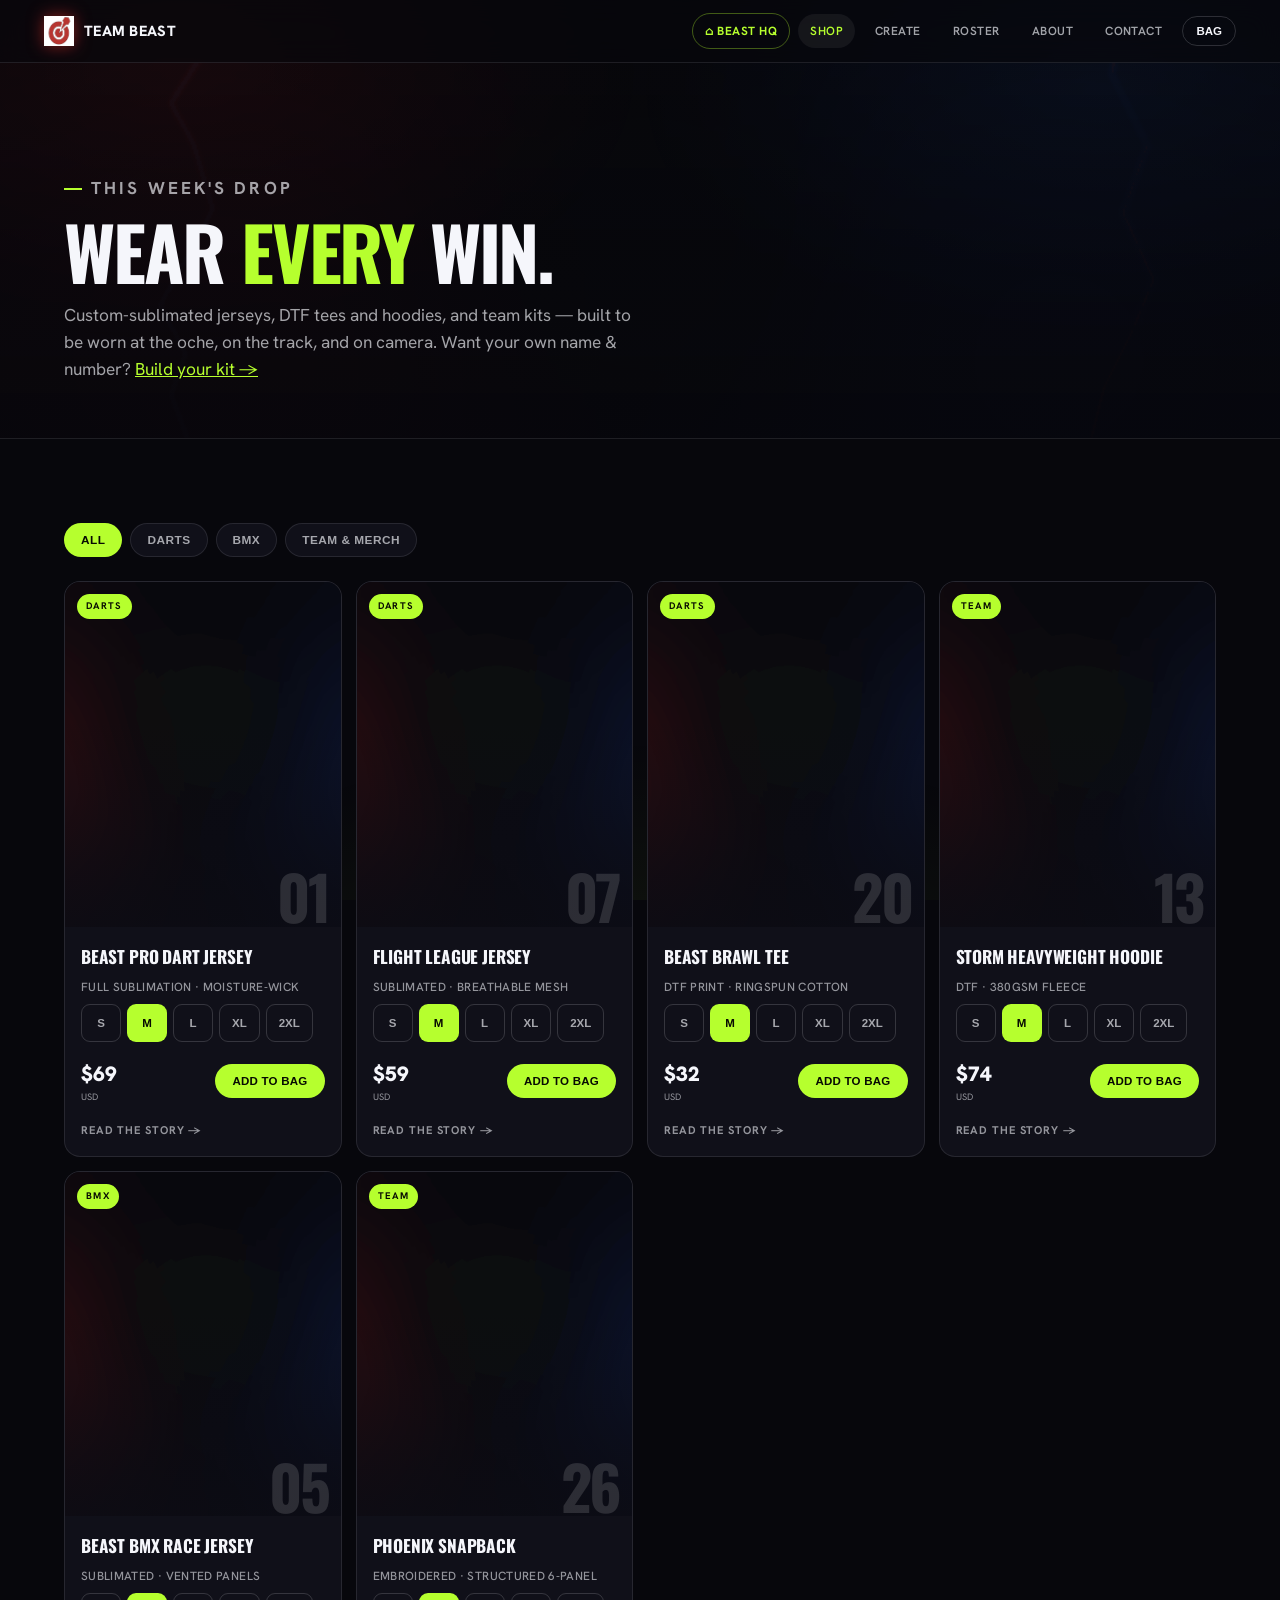
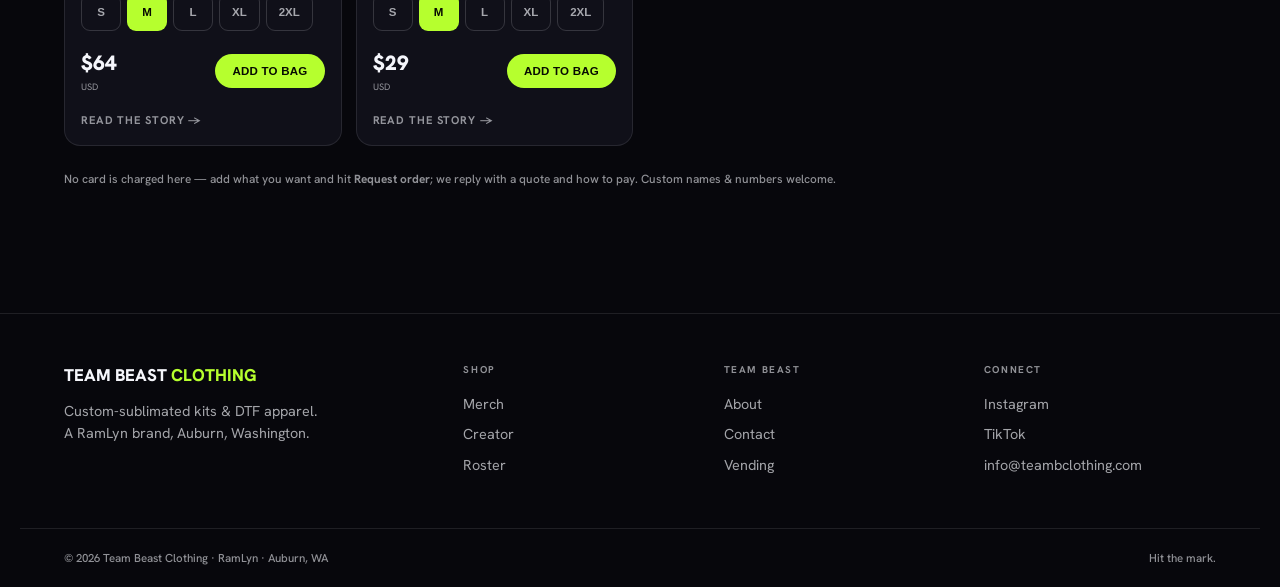
<file: clothing-merch.html>
<!DOCTYPE html>
<html lang="en">
<head>
  <meta charset="UTF-8" />
  <meta name="viewport" content="width=device-width, initial-scale=1.0" />
  <title>Shop the Drop | Team Beast Clothing — Jerseys, Tees, Kits</title>
  <meta name="description" content="Shop Team Beast Clothing — custom-sublimated dart & BMX jerseys, DTF tees & hoodies, caps, and team kits. Hit the mark." />
  <meta name="theme-color" content="#07070c" />
  <link rel="icon" type="image/png" href="assets/vending/team-beast-logo.png" />
  <link rel="preconnect" href="https://fonts.googleapis.com" />
  <link rel="preconnect" href="https://fonts.gstatic.com" crossorigin />
  <link href="https://fonts.googleapis.com/css2?family=Hanken+Grotesk:wght@400;500;600;700;800&family=Oswald:wght@500;600;700&display=swap" rel="stylesheet" />
  <link rel="stylesheet" href="clothing.css" />
</head>
<body>

  <header class="tbc-bar">
    <a class="brand" href="clothing.html" aria-label="Team Beast Clothing home"><img src="assets/vending/team-beast-logo.png" alt="" /><b>Team Beast</b></a>
    <nav class="bar-nav" aria-label="Primary">
      <a href="index.html" class="nav-hq" aria-label="Back to the Team Beast entry">⌂ Beast HQ</a>
      <a href="clothing-merch.html" aria-current="page">Shop</a>
      <a href="clothing-creator.html">Create</a>
      <a href="clothing-sponsored.html">Roster</a>
      <a href="clothing-about.html">About</a>
      <a href="clothing-contact.html">Contact</a>
      <button class="cart-btn" aria-label="Open bag">Bag <span class="count" data-n="0"></span></button>
    </nav>
  </header>

  <section class="page-hero">
    <img class="wm" src="base_textfree.png" alt="" style="object-position:50% 35%" />
    <div class="inner">
      <p class="eyebrow">This week's drop</p>
      <h1>Wear <i>every</i> win.</h1>
      <p>Custom-sublimated jerseys, DTF tees and hoodies, and team kits — built to be worn at the oche, on the track, and on camera. Want your own name &amp; number? <a href="clothing-creator.html" style="color:var(--green);text-decoration:underline">Build your kit →</a></p>
    </div>
  </section>

  <main class="wrap section">
    <div class="cat-row" id="filters">
      <button class="cat" data-c="all" aria-pressed="true">All</button>
      <button class="cat" data-c="Darts" aria-pressed="false">Darts</button>
      <button class="cat" data-c="BMX" aria-pressed="false">BMX</button>
      <button class="cat" data-c="Team" aria-pressed="false">Team &amp; Merch</button>
    </div>
    <div class="shop-grid" id="grid"></div>
    <p class="form-note" style="margin-top:24px">No card is charged here — add what you want and hit <b>Request order</b>; we reply with a quote and how to pay. Custom names &amp; numbers welcome.</p>
  </main>

  <footer class="tbc-foot">
    <div class="foot-grid">
      <div class="foot-brand"><b>Team Beast <span class="grad-g">Clothing</span></b><p>Custom-sublimated kits & DTF apparel. A RamLyn brand, Auburn, Washington.</p></div>
      <div class="foot-col"><h4>Shop</h4><a href="clothing-merch.html">Merch</a><a href="clothing-creator.html">Creator</a><a href="clothing-sponsored.html">Roster</a></div>
      <div class="foot-col"><h4>Team Beast</h4><a href="clothing-about.html">About</a><a href="clothing-contact.html">Contact</a><a href="vending.html">Vending</a></div>
      <div class="foot-col"><h4>Connect</h4><a href="https://www.instagram.com/officialteambeastclothing/" rel="noopener">Instagram</a><a href="https://www.tiktok.com/@teambclothing" rel="noopener">TikTok</a><a href="mailto:info@teambclothing.com">info@teambclothing.com</a></div>
    </div>
    <div class="foot-legal"><p>© <span data-year>2026</span> Team Beast Clothing · RamLyn · Auburn, WA</p><p>Hit the mark.</p></div>
  </footer>

  <script src="clothing.js"></script>
  <script>
  (function () {
    var CAT = window.TBC_CATALOG || {};
    var grid = document.getElementById("grid");
    var SIZES = ["S", "M", "L", "XL", "2XL"];
    var money = function (c) { return "$" + (c / 100).toFixed(2).replace(/\.00$/, ""); };
    var entries = Object.keys(CAT).map(function (id) { return Object.assign({ id: id }, CAT[id]); });

    function card(p) {
      var chips = SIZES.map(function (s, i) { return '<button data-size="' + s + '" aria-pressed="' + (i === 1 ? "true" : "false") + '">' + s + '</button>'; }).join("");
      var href = "clothing-product.html?id=" + p.id;
      var img = p.img ? p.img : "base_textfree.png";
      return '<article class="prod" data-sport="' + p.sport + '">' +
        '<a class="ph" href="' + href + '" aria-label="' + p.name + ' — read the story">' +
        '<img class="wm" src="' + img + '" alt=""><span class="tag">' + p.sport + '</span><span class="no">' + p.no + '</span></a>' +
        '<div class="body"><h3><a href="' + href + '">' + p.name + '</a></h3><span class="spec">' + p.spec + '</span>' +
        '<div class="sizes" data-id="' + p.id + '">' + chips + '</div>' +
        '<div class="row"><span class="price">' + money(p.price) + '<small>USD</small></span>' +
        '<button class="btn btn-sm btn-primary" data-add="' + p.id + '">Add to bag</button></div>' +
        '<a class="story-link" href="' + href + '">Read the story →</a></div></article>';
    }
    function render(cat) {
      var list = cat === "all" ? entries : entries.filter(function (p) { return p.sport === cat; });
      grid.innerHTML = list.map(card).join("");
      grid.querySelectorAll(".sizes").forEach(function (g) {
        g.addEventListener("click", function (e) {
          var b = e.target.closest("button"); if (!b) return;
          g.querySelectorAll("button").forEach(function (x) { x.setAttribute("aria-pressed", x === b ? "true" : "false"); });
        });
      });
      grid.querySelectorAll("[data-add]").forEach(function (btn) {
        btn.addEventListener("click", function () {
          var pc = btn.closest(".prod");
          var sel = pc.querySelector('.sizes button[aria-pressed="true"]');
          window.TBC_addToCart(btn.dataset.add, sel ? sel.dataset.size : "M", 1);
        });
      });
    }
    // Deep-link support: clothing-merch.html?cat=Darts|BMX|Team pre-selects a filter.
    var initCat = new URLSearchParams(location.search).get("cat");
    var VALID = { Darts: 1, BMX: 1, Team: 1 };
    if (initCat && VALID[initCat]) {
      document.querySelectorAll("#filters .cat").forEach(function (x) { x.setAttribute("aria-pressed", x.dataset.c === initCat ? "true" : "false"); });
      render(initCat);
    } else {
      render("all");
    }
    var filters = document.getElementById("filters");
    filters.addEventListener("click", function (e) {
      var b = e.target.closest(".cat"); if (!b) return;
      filters.querySelectorAll(".cat").forEach(function (x) { x.setAttribute("aria-pressed", x === b ? "true" : "false"); });
      render(b.dataset.c);
    });
  })();
  </script>
</body>
</html>
</file>
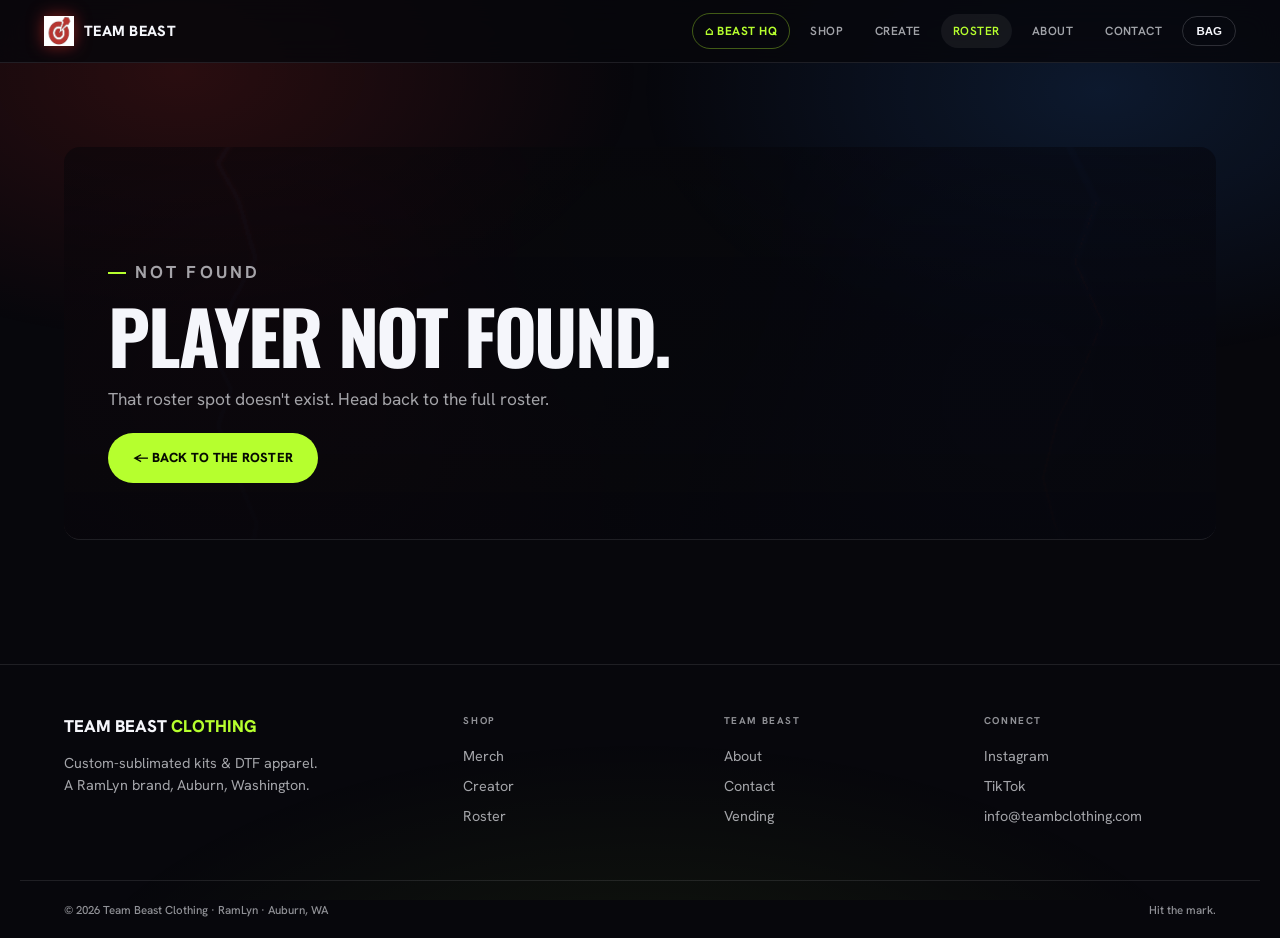
<file: clothing-player.html>
<!DOCTYPE html>
<html lang="en">
<head>
  <meta charset="UTF-8" />
  <meta name="viewport" content="width=device-width, initial-scale=1.0" />
  <title>Player | Team Beast Clothing</title>
  <meta name="description" content="A Team Beast sponsored player — bio and the kit they wear." />
  <meta name="theme-color" content="#07070c" />
  <link rel="icon" type="image/png" href="assets/vending/team-beast-logo.png" />
  <link rel="preconnect" href="https://fonts.googleapis.com" />
  <link rel="preconnect" href="https://fonts.gstatic.com" crossorigin />
  <link href="https://fonts.googleapis.com/css2?family=Hanken+Grotesk:wght@400;500;600;700;800&family=Oswald:wght@500;600;700&display=swap" rel="stylesheet" />
  <link rel="stylesheet" href="clothing.css" />
</head>
<body>

  <header class="tbc-bar">
    <a class="brand" href="clothing.html" aria-label="Team Beast Clothing home"><img src="assets/vending/team-beast-logo.png" alt="" /><b>Team Beast</b></a>
    <nav class="bar-nav" aria-label="Primary">
      <a href="index.html" class="nav-hq" aria-label="Back to the Team Beast entry">⌂ Beast HQ</a>
      <a href="clothing-merch.html">Shop</a>
      <a href="clothing-creator.html">Create</a>
      <a href="clothing-sponsored.html" aria-current="page">Roster</a>
      <a href="clothing-about.html">About</a>
      <a href="clothing-contact.html">Contact</a>
      <button class="cart-btn" aria-label="Open bag">Bag <span class="count" data-n="0"></span></button>
    </nav>
  </header>

  <main class="wrap section" id="player-root">
    <!-- rendered by JS -->
  </main>

  <footer class="tbc-foot">
    <div class="foot-grid">
      <div class="foot-brand"><b>Team Beast <span class="grad-g">Clothing</span></b><p>Custom-sublimated kits & DTF apparel. A RamLyn brand, Auburn, Washington.</p></div>
      <div class="foot-col"><h4>Shop</h4><a href="clothing-merch.html">Merch</a><a href="clothing-creator.html">Creator</a><a href="clothing-sponsored.html">Roster</a></div>
      <div class="foot-col"><h4>Team Beast</h4><a href="clothing-about.html">About</a><a href="clothing-contact.html">Contact</a><a href="vending.html">Vending</a></div>
      <div class="foot-col"><h4>Connect</h4><a href="https://www.instagram.com/officialteambeastclothing/" rel="noopener">Instagram</a><a href="https://www.tiktok.com/@teambclothing" rel="noopener">TikTok</a><a href="mailto:info@teambclothing.com">info@teambclothing.com</a></div>
    </div>
    <div class="foot-legal"><p>© <span data-year>2026</span> Team Beast Clothing · RamLyn · Auburn, WA</p><p>Hit the mark.</p></div>
  </footer>

  <script src="clothing-data.js"></script>
  <script src="clothing.js"></script>
  <script>
  (function () {
    var roster = window.TBC_ROSTER || [], CAT = window.TBC_CATALOG || {};
    var slug = new URLSearchParams(location.search).get("p");
    var p = roster.filter(function (x) { return x.slug === slug; })[0];
    var root = document.getElementById("player-root");
    var money = function (c) { return "$" + (c / 100).toFixed(2).replace(/\.00$/, ""); };

    if (!p) {
      root.innerHTML = '<div class="page-hero" style="border-radius:16px;overflow:hidden"><img class="wm" src="teambeast_original.png" alt=""><div class="inner"><p class="eyebrow">Not found</p><h1>Player not found.</h1><p>That roster spot doesn\'t exist. Head back to the full roster.</p><p style="margin-top:20px"><a class="btn btn-primary" href="clothing-sponsored.html">← Back to the roster</a></p></div></div>';
      document.title = "Player not found | Team Beast Clothing";
      return;
    }
    document.title = p.name + " | Team Beast Clothing";
    var portrait = p.photo ? p.photo : "teambeast_original.png";

    var wears = (p.wears || []).map(function (id) {
      var prod = CAT[id]; if (!prod) return "";
      return '<article class="prod">' +
        '<div class="ph"><img class="wm" src="base_textfree.png" alt=""><span class="tag">' + prod.sport + '</span><span class="no">' + prod.no + '</span></div>' +
        '<div class="body"><h3>' + prod.name + '</h3><span class="spec">' + prod.spec + '</span>' +
        '<div class="row"><span class="price">' + money(prod.price) + '<small>USD</small></span>' +
        '<button class="btn btn-sm btn-primary" data-add="' + id + '">Add</button></div></div></article>';
    }).join("");

    root.innerHTML =
      '<div class="player-hero">' +
        '<div class="player-portrait"><img class="wm" src="' + portrait + '" alt="' + p.name + '"><span class="big-no">' + p.no + '</span></div>' +
        '<div class="player-info">' +
          '<p class="role">' + p.role + '</p>' +
          '<h1>' + p.name + '</h1>' +
          '<dl class="meta"><div><dt>Sport</dt><dd>' + p.sport + '</dd></div><div><dt>Number</dt><dd>' + p.no + '</dd></div><div><dt>Reps</dt><dd>Team Beast</dd></div></dl>' +
          '<p class="bio">' + p.bio + '</p>' +
          '<div style="display:flex;gap:12px;flex-wrap:wrap;margin-top:24px">' +
            '<a class="btn btn-primary" href="clothing-merch.html">Shop the kit</a>' +
            '<a class="btn btn-ghost" href="clothing-sponsored.html#apply">Become sponsored</a>' +
          '</div>' +
        '</div>' +
      '</div>' +
      '<section class="section"><div class="section-head"><p class="eyebrow">In their bag</p><h2>What ' + p.name.split(" ")[0] + ' <i>wears.</i></h2></div>' +
      '<div class="wears">' + wears + '</div></section>';

    // size defaults to M for quick-add from a player page
    root.querySelectorAll("[data-add]").forEach(function (b) {
      b.addEventListener("click", function () { window.TBC_addToCart(b.dataset.add, "M", 1); });
    });
  })();
  </script>
</body>
</html>
</file>
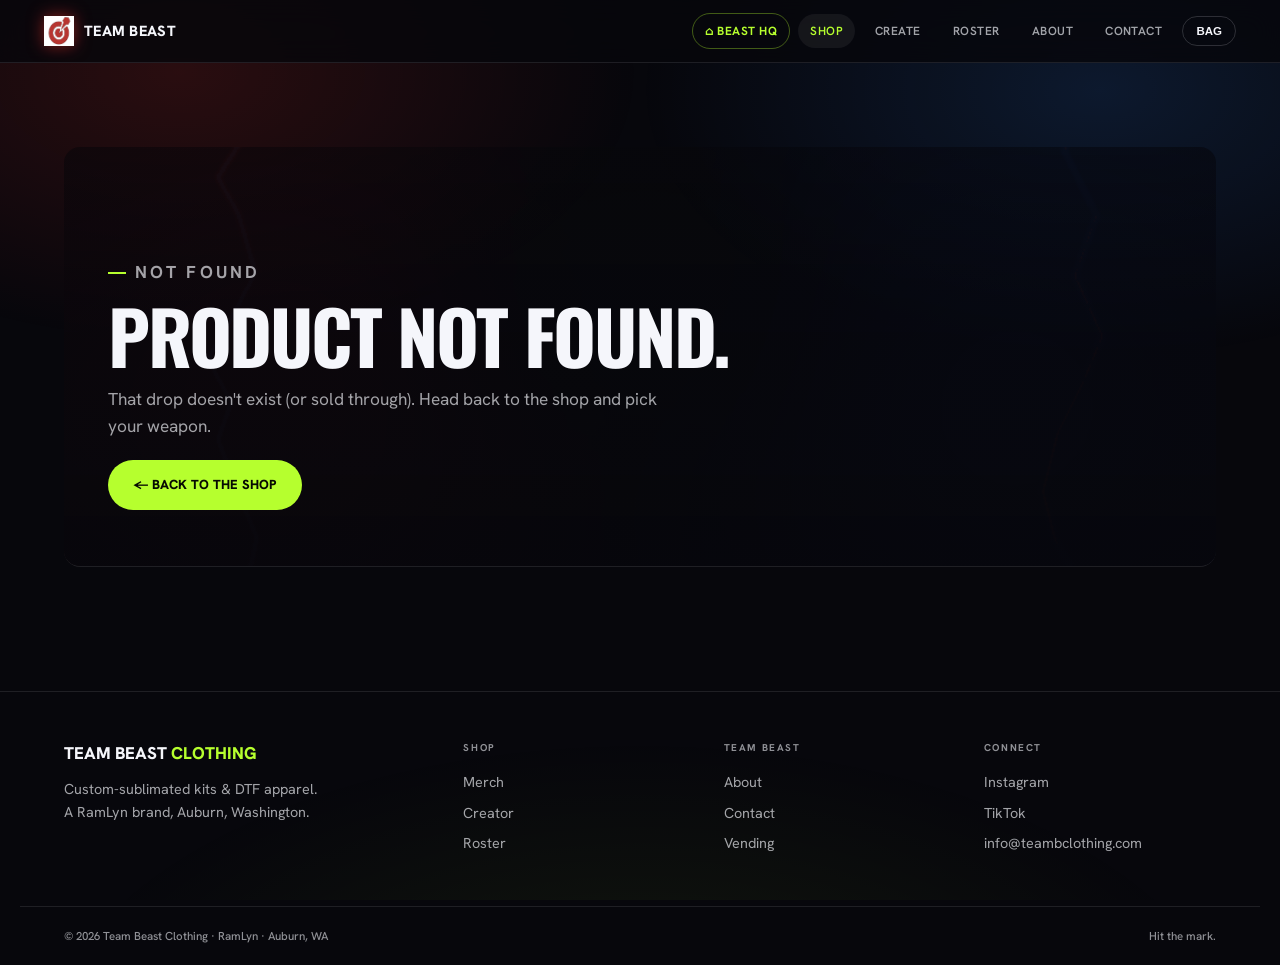
<file: clothing-product.html>
<!DOCTYPE html>
<html lang="en">
<head>
  <meta charset="UTF-8" />
  <meta name="viewport" content="width=device-width, initial-scale=1.0" />
  <title>Product | Team Beast Clothing</title>
  <meta name="description" content="Team Beast Clothing product — the story behind the shirt, who on the roster wears it, and how to order yours." />
  <meta name="theme-color" content="#07070c" />
  <link rel="icon" type="image/png" href="assets/vending/team-beast-logo.png" />
  <link rel="preconnect" href="https://fonts.googleapis.com" />
  <link rel="preconnect" href="https://fonts.gstatic.com" crossorigin />
  <link href="https://fonts.googleapis.com/css2?family=Hanken+Grotesk:wght@400;500;600;700;800&family=Oswald:wght@500;600;700&display=swap" rel="stylesheet" />
  <link rel="stylesheet" href="clothing.css" />
</head>
<body>

  <header class="tbc-bar">
    <a class="brand" href="clothing.html" aria-label="Team Beast Clothing home"><img src="assets/vending/team-beast-logo.png" alt="" /><b>Team Beast</b></a>
    <nav class="bar-nav" aria-label="Primary">
      <a href="index.html" class="nav-hq" aria-label="Back to the Team Beast entry">⌂ Beast HQ</a>
      <a href="clothing-merch.html" aria-current="page">Shop</a>
      <a href="clothing-creator.html">Create</a>
      <a href="clothing-sponsored.html">Roster</a>
      <a href="clothing-about.html">About</a>
      <a href="clothing-contact.html">Contact</a>
      <button class="cart-btn" aria-label="Open bag">Bag <span class="count" data-n="0"></span></button>
    </nav>
  </header>

  <main class="wrap section" id="product-root">
    <!-- rendered by JS -->
  </main>

  <footer class="tbc-foot">
    <div class="foot-grid">
      <div class="foot-brand"><b>Team Beast <span class="grad-g">Clothing</span></b><p>Custom-sublimated kits & DTF apparel. A RamLyn brand, Auburn, Washington.</p></div>
      <div class="foot-col"><h4>Shop</h4><a href="clothing-merch.html">Merch</a><a href="clothing-creator.html">Creator</a><a href="clothing-sponsored.html">Roster</a></div>
      <div class="foot-col"><h4>Team Beast</h4><a href="clothing-about.html">About</a><a href="clothing-contact.html">Contact</a><a href="vending.html">Vending</a></div>
      <div class="foot-col"><h4>Connect</h4><a href="https://www.instagram.com/officialteambeastclothing/" rel="noopener">Instagram</a><a href="https://www.tiktok.com/@teambclothing" rel="noopener">TikTok</a><a href="mailto:info@teambclothing.com">info@teambclothing.com</a></div>
    </div>
    <div class="foot-legal"><p>© <span data-year>2026</span> Team Beast Clothing · RamLyn · Auburn, WA</p><p>Hit the mark.</p></div>
  </footer>

  <script src="clothing-data.js"></script>
  <script src="clothing.js"></script>
  <script>
  (function () {
    "use strict";
    var CAT = window.TBC_CATALOG || {};
    var ROSTER = window.TBC_ROSTER || [];
    var SIZES = ["S", "M", "L", "XL", "2XL"];
    var id = new URLSearchParams(location.search).get("id");
    var p = CAT[id];
    var root = document.getElementById("product-root");
    var money = function (c) { return "$" + (c / 100).toFixed(2).replace(/\.00$/, ""); };
    var esc = function (s) { return String(s).replace(/[&<>"]/g, function (m) { return { "&":"&amp;", "<":"&lt;", ">":"&gt;", '"':"&quot;" }[m]; }); };

    if (!p) {
      root.innerHTML =
        '<div class="page-hero" style="border-radius:16px;overflow:hidden"><img class="wm" src="teambeast_original.png" alt="">' +
        '<div class="inner"><p class="eyebrow">Not found</p><h1>Product not found.</h1>' +
        '<p>That drop doesn\'t exist (or sold through). Head back to the shop and pick your weapon.</p>' +
        '<p style="margin-top:20px"><a class="btn btn-primary" href="clothing-merch.html">← Back to the shop</a></p></div></div>';
      document.title = "Product not found | Team Beast Clothing";
      return;
    }

    document.title = p.name + " | Team Beast Clothing";

    /* Who wears it — reverse lookup against the roster's wears[] lists. */
    var wornBy = ROSTER.filter(function (m) { return (m.wears || []).indexOf(id) !== -1; });
    var wornChips = wornBy.map(function (m) {
      return '<a class="worn-chip" href="clothing-player.html?p=' + esc(m.slug) + '">' +
        '<span class="wc-no">' + esc(m.no) + '</span>' +
        '<span class="wc-txt"><b>' + esc(m.name) + '</b><small>' + esc(m.role) + '</small></span></a>';
    }).join("");

    var img = p.img ? esc(p.img) : "base_textfree.png";
    var sizeChips = SIZES.map(function (s, i) {
      return '<button type="button" data-size="' + s + '" aria-pressed="' + (i === 1 ? "true" : "false") + '">' + s + '</button>';
    }).join("");

    root.innerHTML =
      '<p class="crumb"><a href="clothing-merch.html">Shop</a> <span>/</span> ' + esc(p.sport) + ' <span>/</span> ' + esc(p.name) + '</p>' +
      '<div class="pd">' +
        '<div class="pd-visual">' +
          '<img class="wm" src="' + img + '" alt="' + esc(p.name) + '">' +
          '<span class="tag">' + esc(p.sport) + '</span>' +
          '<span class="no">' + esc(p.no) + '</span>' +
        '</div>' +
        '<div class="pd-info">' +
          '<p class="eyebrow">' + esc(p.sport) + ' · ' + esc(p.spec) + '</p>' +
          '<h1>' + esc(p.name) + '</h1>' +
          '<p class="pd-price">' + money(p.price) + ' <small>USD · estimated, confirmed on your quote</small></p>' +
          '<div class="pd-story"><h3>The story</h3><p>' + esc(p.story || "Story coming soon — this one earns its stripes at the next event.") + '</p></div>' +
          (wornChips
            ? '<div class="pd-worn"><h3>Worn by</h3><div class="worn-row">' + wornChips + '</div></div>'
            : '<div class="pd-worn"><h3>Worn by</h3><p class="form-note">Not claimed by the roster yet — be the first. <a href="clothing-sponsored.html#apply" style="color:var(--green)">Apply to be sponsored →</a></p></div>') +
          '<div class="pd-buy">' +
            '<div class="lbl"><span>Size</span></div>' +
            '<div class="sizes" id="pd-sizes">' + sizeChips + '</div>' +
            '<div class="pd-buy-row">' +
              '<label class="qty-field" for="pd-qty">Qty <input id="pd-qty" type="number" min="1" max="99" value="1"></label>' +
              '<button class="btn btn-primary" id="pd-add">Add to bag — <span id="pd-line-price">' + money(p.price) + '</span></button>' +
            '</div>' +
            '<p class="form-note">Want your name &amp; number on it? <a href="clothing-creator.html" style="color:var(--green)">Build it in Creator Mode →</a></p>' +
          '</div>' +
        '</div>' +
      '</div>' +
      '<section class="section" id="related-sec"><div class="section-head"><p class="eyebrow">Complete the kit</p><h2>Goes <i>with it.</i></h2></div>' +
      '<div class="shop-grid" id="related"></div></section>';

    /* size selection */
    var sizesEl = document.getElementById("pd-sizes");
    sizesEl.addEventListener("click", function (e) {
      var b = e.target.closest("button"); if (!b) return;
      sizesEl.querySelectorAll("button").forEach(function (x) { x.setAttribute("aria-pressed", x === b ? "true" : "false"); });
    });

    /* qty → live line price */
    var qtyEl = document.getElementById("pd-qty");
    qtyEl.addEventListener("input", function () {
      var q = Math.max(1, Math.min(99, parseInt(qtyEl.value, 10) || 1));
      document.getElementById("pd-line-price").textContent = money(p.price * q);
    });

    /* add to bag */
    document.getElementById("pd-add").addEventListener("click", function () {
      var sel = sizesEl.querySelector('button[aria-pressed="true"]');
      var q = Math.max(1, Math.min(99, parseInt(qtyEl.value, 10) || 1));
      window.TBC_addToCart(id, sel ? sel.dataset.size : "M", q);
    });

    /* related: same sport first, then the rest — max 3 */
    var related = Object.keys(CAT)
      .filter(function (k) { return k !== id; })
      .map(function (k) { return Object.assign({ id: k }, CAT[k]); })
      .sort(function (a, b) { return (b.sport === p.sport) - (a.sport === p.sport); })
      .slice(0, 3);
    document.getElementById("related").innerHTML = related.map(function (r) {
      var rimg = r.img ? esc(r.img) : "base_textfree.png";
      return '<article class="prod">' +
        '<a class="ph" href="clothing-product.html?id=' + esc(r.id) + '" aria-label="' + esc(r.name) + '">' +
          '<img class="wm" src="' + rimg + '" alt=""><span class="tag">' + esc(r.sport) + '</span><span class="no">' + esc(r.no) + '</span></a>' +
        '<div class="body"><h3><a href="clothing-product.html?id=' + esc(r.id) + '">' + esc(r.name) + '</a></h3>' +
        '<span class="spec">' + esc(r.spec) + '</span>' +
        '<div class="row"><span class="price">' + money(r.price) + '<small>USD</small></span>' +
        '<a class="btn btn-sm btn-ghost" href="clothing-product.html?id=' + esc(r.id) + '">The story</a></div></div></article>';
    }).join("");
  })();
  </script>
</body>
</html>
</file>
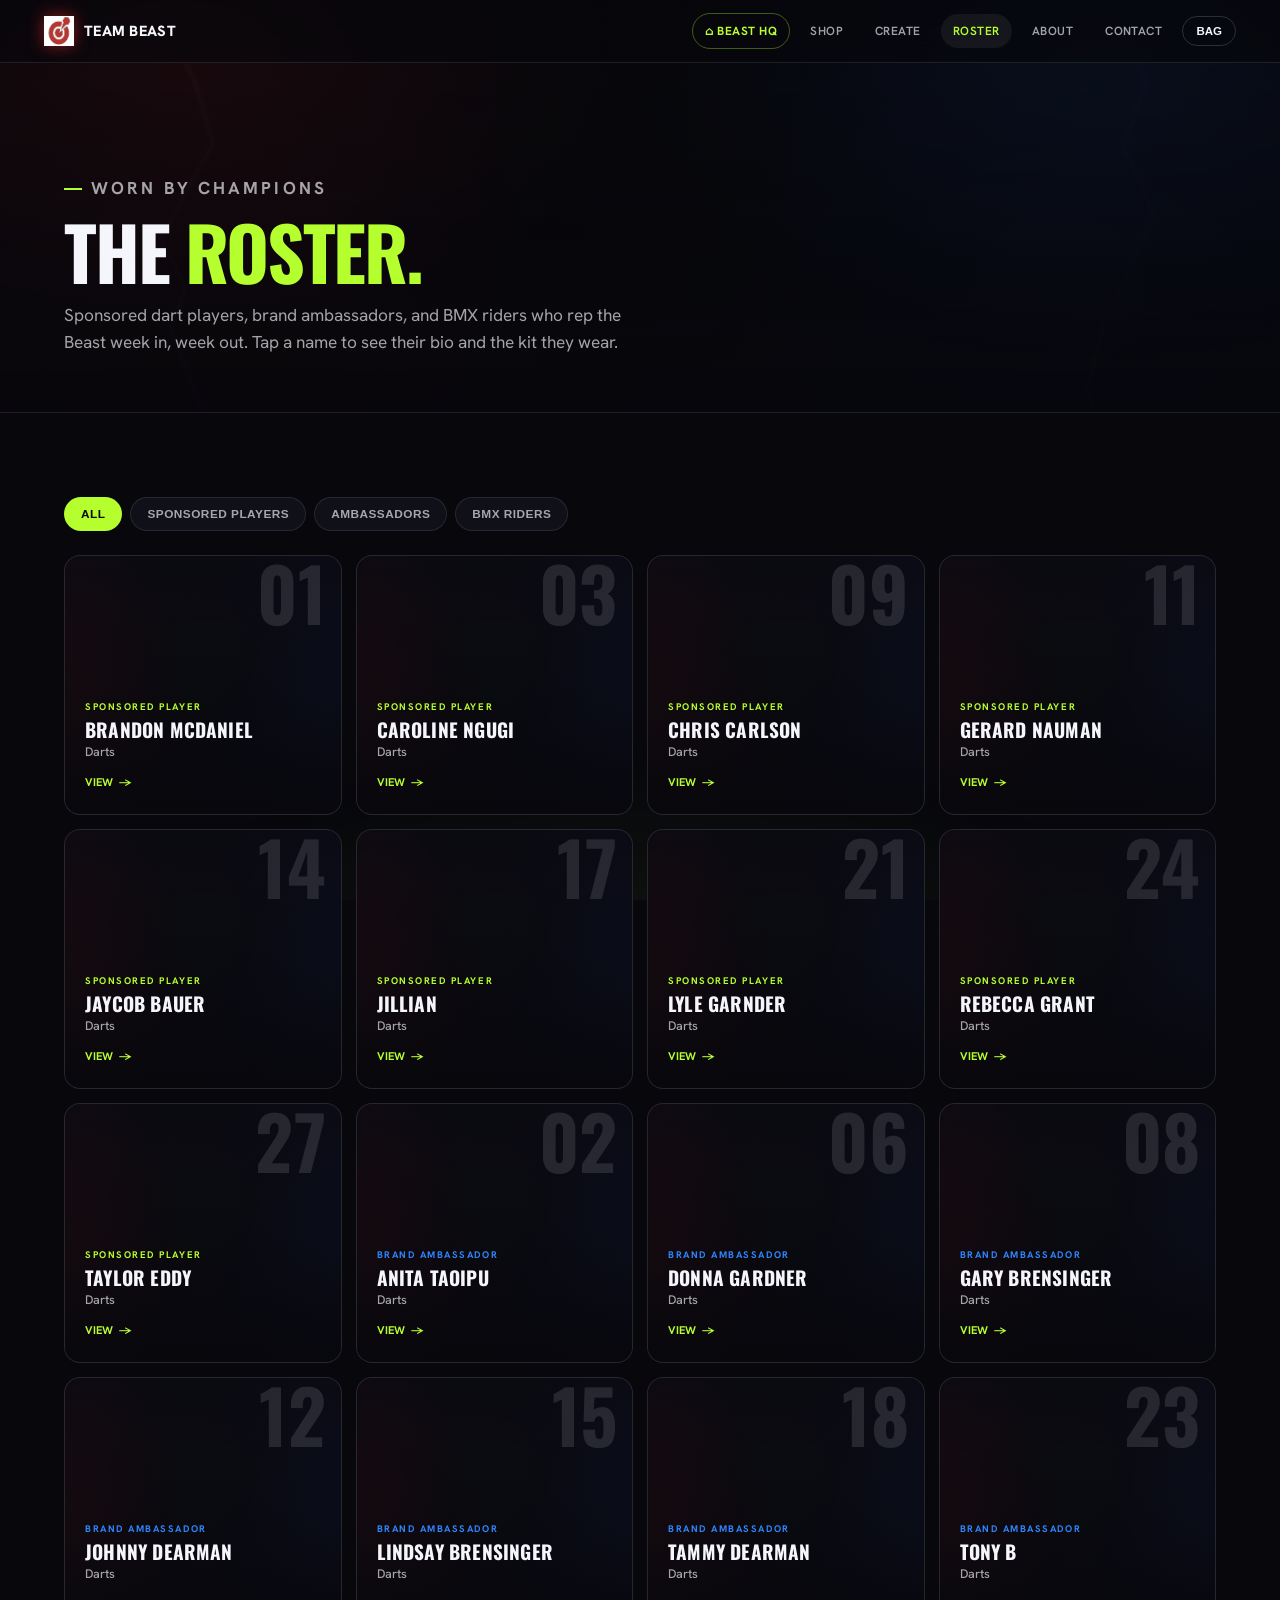
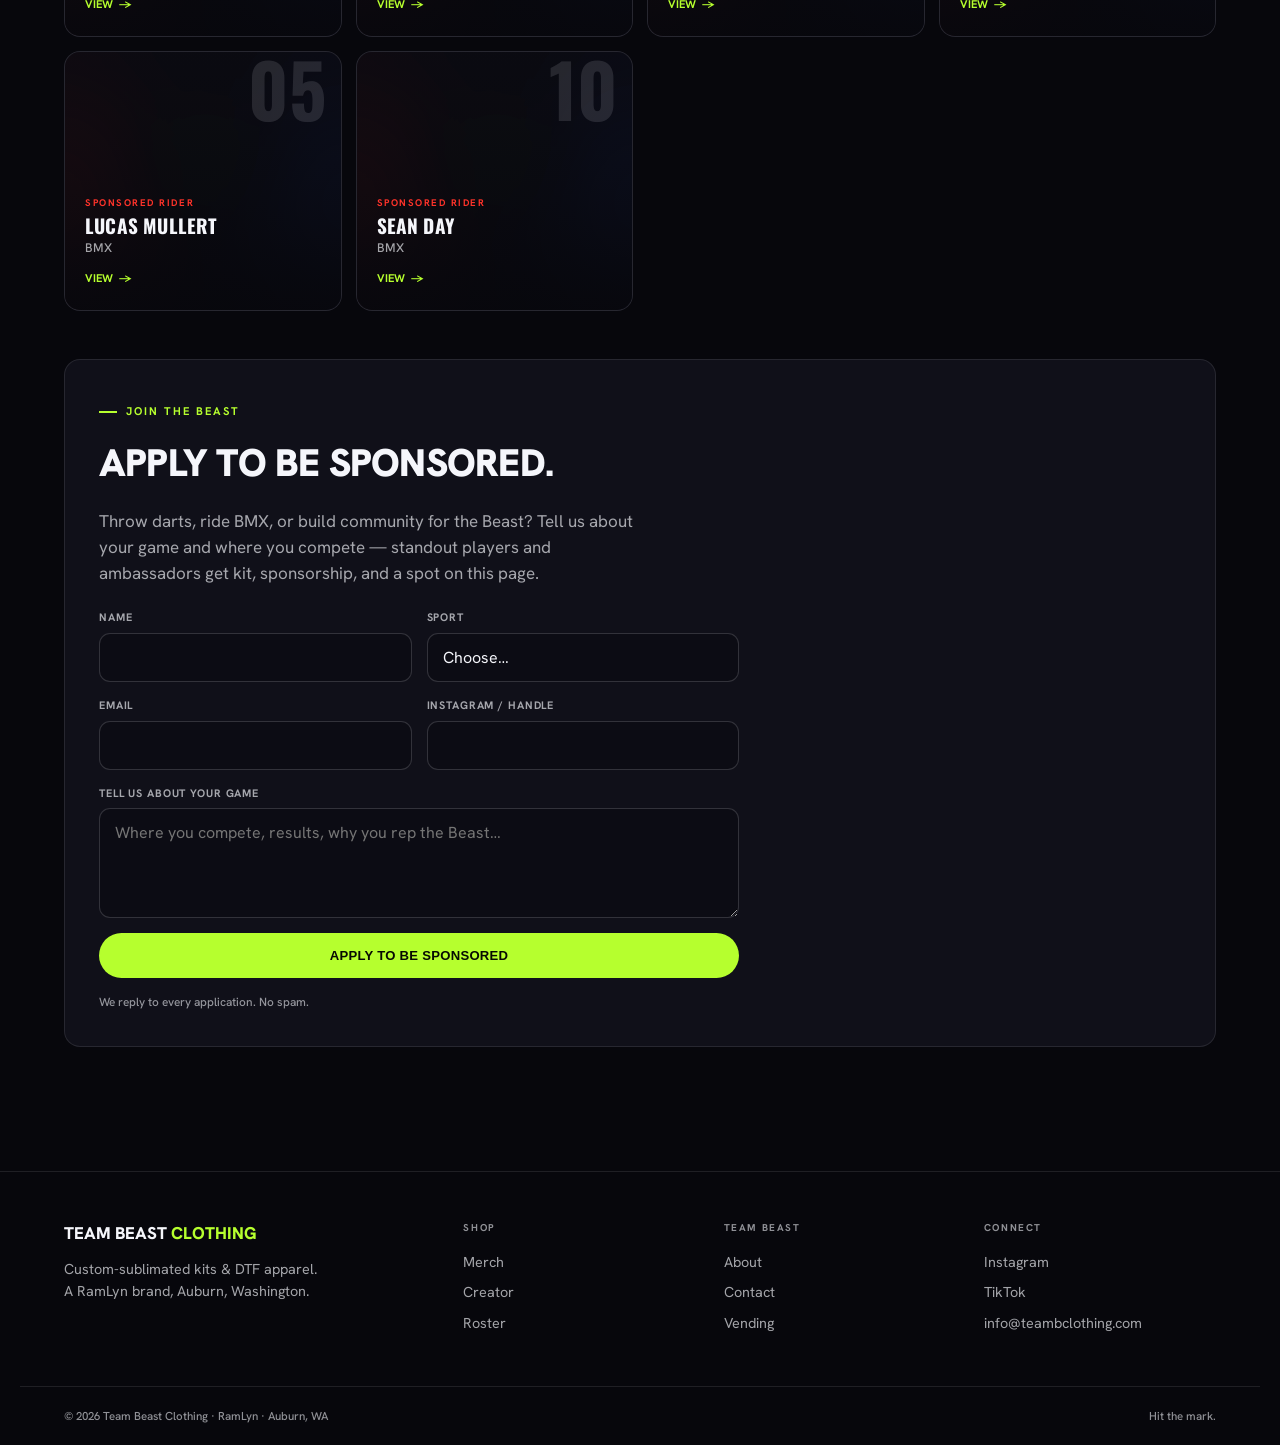
<file: clothing-sponsored.html>
<!DOCTYPE html>
<html lang="en">
<head>
  <meta charset="UTF-8" />
  <meta name="viewport" content="width=device-width, initial-scale=1.0" />
  <title>The Roster | Team Beast Clothing — Sponsored Players & Ambassadors</title>
  <meta name="description" content="Meet the Team Beast roster — sponsored dart players, brand ambassadors, and BMX riders who rep the Beast. Apply to be sponsored." />
  <meta name="theme-color" content="#07070c" />
  <link rel="icon" type="image/png" href="assets/vending/team-beast-logo.png" />
  <link rel="preconnect" href="https://fonts.googleapis.com" />
  <link rel="preconnect" href="https://fonts.gstatic.com" crossorigin />
  <link href="https://fonts.googleapis.com/css2?family=Hanken+Grotesk:wght@400;500;600;700;800&family=Oswald:wght@500;600;700&display=swap" rel="stylesheet" />
  <link rel="stylesheet" href="clothing.css" />
</head>
<body>

  <header class="tbc-bar">
    <a class="brand" href="clothing.html" aria-label="Team Beast Clothing home"><img src="assets/vending/team-beast-logo.png" alt="" /><b>Team Beast</b></a>
    <nav class="bar-nav" aria-label="Primary">
      <a href="index.html" class="nav-hq" aria-label="Back to the Team Beast entry">⌂ Beast HQ</a>
      <a href="clothing-merch.html">Shop</a>
      <a href="clothing-creator.html">Create</a>
      <a href="clothing-sponsored.html" aria-current="page">Roster</a>
      <a href="clothing-about.html">About</a>
      <a href="clothing-contact.html">Contact</a>
      <button class="cart-btn" aria-label="Open bag">Bag <span class="count" data-n="0"></span></button>
    </nav>
  </header>

  <section class="page-hero">
    <img class="wm" src="teambeast_original.png" alt="" />
    <div class="inner">
      <p class="eyebrow">Worn by champions</p>
      <h1>The <i>roster.</i></h1>
      <p>Sponsored dart players, brand ambassadors, and BMX riders who rep the Beast week in, week out. Tap a name to see their bio and the kit they wear.</p>
    </div>
  </section>

  <main class="wrap section">
    <div class="cat-row" id="filters">
      <button class="cat" data-g="all" aria-pressed="true">All</button>
      <button class="cat" data-g="player" aria-pressed="false">Sponsored Players</button>
      <button class="cat" data-g="ambassador" aria-pressed="false">Ambassadors</button>
      <button class="cat" data-g="rider" aria-pressed="false">BMX Riders</button>
    </div>
    <div class="roster" id="roster"></div>

    <div class="panel reveal" id="apply" style="margin-top:48px">
      <p class="eyebrow">Join the Beast</p>
      <h2 style="font-weight:900;font-size:clamp(1.6rem,3.4vw,2.4rem);text-transform:uppercase;letter-spacing:-0.02em">Apply to be sponsored.</h2>
      <p style="color:var(--ink-2);margin:14px 0 22px;max-width:54ch">Throw darts, ride BMX, or build community for the Beast? Tell us about your game and where you compete — standout players and ambassadors get kit, sponsorship, and a spot on this page.</p>
      <form class="form-grid" id="apply-form" novalidate style="max-width:640px">
        <div class="form-row">
          <div class="field"><label for="an">Name</label><input id="an" name="name" type="text" autocomplete="name" required /></div>
          <div class="field"><label for="as">Sport</label>
            <select id="as" name="sport" required><option value="" selected disabled>Choose…</option><option>Darts</option><option>BMX</option><option>Other</option></select></div>
        </div>
        <div class="form-row">
          <div class="field"><label for="ae">Email</label><input id="ae" name="email" type="email" autocomplete="email" required /></div>
          <div class="field"><label for="ah">Instagram / handle</label><input id="ah" name="handle" type="text" /></div>
        </div>
        <div class="field"><label for="am">Tell us about your game</label><textarea id="am" name="message" placeholder="Where you compete, results, why you rep the Beast…"></textarea></div>
        <button type="submit" class="btn btn-primary btn-block">Apply to be sponsored</button>
        <p class="form-note" id="apply-note" role="status" aria-live="polite">We reply to every application. No spam.</p>
      </form>
    </div>
  </main>

  <footer class="tbc-foot">
    <div class="foot-grid">
      <div class="foot-brand"><b>Team Beast <span class="grad-g">Clothing</span></b><p>Custom-sublimated kits & DTF apparel. A RamLyn brand, Auburn, Washington.</p></div>
      <div class="foot-col"><h4>Shop</h4><a href="clothing-merch.html">Merch</a><a href="clothing-creator.html">Creator</a><a href="clothing-sponsored.html">Roster</a></div>
      <div class="foot-col"><h4>Team Beast</h4><a href="clothing-about.html">About</a><a href="clothing-contact.html">Contact</a><a href="vending.html">Vending</a></div>
      <div class="foot-col"><h4>Connect</h4><a href="https://www.instagram.com/officialteambeastclothing/" rel="noopener">Instagram</a><a href="https://www.tiktok.com/@teambclothing" rel="noopener">TikTok</a><a href="mailto:info@teambclothing.com">info@teambclothing.com</a></div>
    </div>
    <div class="foot-legal"><p>© <span data-year>2026</span> Team Beast Clothing · RamLyn · Auburn, WA</p><p>Hit the mark.</p></div>
  </footer>

  <script src="clothing-data.js"></script>
  <script src="clothing.js"></script>
  <script>
  (function () {
    var roster = window.TBC_ROSTER || [];
    var grid = document.getElementById("roster");
    var WM = "base_textfree.png";
    function card(p) {
      var cls = p.group === "ambassador" ? "is-amb" : (p.group === "rider" ? "is-rider" : "");
      var img = p.photo ? p.photo : WM;
      return '<a class="player-card ' + cls + '" href="clothing-player.html?p=' + p.slug + '" aria-label="' + p.name + '">' +
        '<img class="wm" src="' + img + '" alt="" />' +
        '<span class="pnum">' + p.no + '</span>' +
        '<div><p class="role">' + p.role + '</p><h3>' + p.name + '</h3><p class="sport">' + p.sport + '</p>' +
        '<span class="go">View</span></div></a>';
    }
    function render(group) {
      var list = group === "all" ? roster : roster.filter(function (p) { return p.group === group; });
      grid.innerHTML = list.map(card).join("");
    }
    render("all");
    var filters = document.getElementById("filters");
    filters.addEventListener("click", function (e) {
      var b = e.target.closest(".cat"); if (!b) return;
      filters.querySelectorAll(".cat").forEach(function (x) { x.setAttribute("aria-pressed", x === b ? "true" : "false"); });
      render(b.dataset.g);
    });
    var f = document.getElementById("apply-form");
    if (f) f.addEventListener("submit", function (e) {
      e.preventDefault();
      var note = document.getElementById("apply-note");
      if (!f.checkValidity()) { note.textContent = "Add your name, sport, and email."; return; }
      note.textContent = "Application sent — we'll be in touch. Welcome to the hunt."; note.classList.add("ok"); f.reset();
    });
  })();
  </script>
</body>
</html>
</file>
<file: clothing.css>
/* ============================================================
   TEAM BEAST — CLOTHING · vibrant system (inner pages)
   Linked by the inner pages (merch/creator/sponsored/player/about/
   contact). Home is self-contained/inlined. Beast watermarks, brand
   pop colors, animation + hover throughout.
   View inner pages in a real browser at localhost (the Claude preview
   panel can't load this linked file — only the inlined home renders there).
   ============================================================ */
:root{
  --canvas:#07070c; --tile:#101019; --tile-2:#15151f; --ink:#f5f6fb;
  --ink-2:rgba(245,246,251,0.66); --ink-3:rgba(245,246,251,0.58);
  --green:#b6ff2e; --red:#ff332a; --blue:#2f86ff; --dark-ink:#070b02;
  --line:rgba(245,246,251,0.10); --line-2:rgba(245,246,251,0.16);
  --r:16px; --gap:14px; --maxw:1240px; --gutter:clamp(16px,4vw,44px);
  --font:"Hanken Grotesk",system-ui,sans-serif;
  --display:"Oswald","Hanken Grotesk",system-ui,sans-serif;   /* Oswald display + Hanken Grotesk body — professional, distinctive */
}
*{margin:0;padding:0;box-sizing:border-box}
html{-webkit-text-size-adjust:100%;scroll-behavior:smooth}
@media (prefers-reduced-motion:reduce){html{scroll-behavior:auto}}
body{background:var(--canvas);color:var(--ink);font-family:var(--font);font-size:17px;line-height:1.55;-webkit-font-smoothing:antialiased;overflow-x:hidden}
img{max-width:100%;display:block} a{color:inherit;text-decoration:none}
::selection{background:var(--green);color:var(--dark-ink)}
body::before{content:"";position:fixed;inset:0;z-index:-1;pointer-events:none;
  background:radial-gradient(60% 50% at 14% 8%,rgba(255,51,42,0.14),transparent 60%),
    radial-gradient(60% 50% at 86% 10%,rgba(47,134,255,0.14),transparent 60%),
    radial-gradient(80% 60% at 50% 118%,rgba(182,255,46,0.08),transparent 60%)}
/* display face on the big athletic headlines (Poppins keeps body/UI) */
.page-hero h1,.section-head h2,.player-info h1,.player-card h3,.prod h3,
.jersey .jp-num,.jersey .jp-name,.player-card .pnum,.prod .ph .no,
.player-portrait .big-no,.drawer-head h3{font-family:var(--display);font-weight:700;letter-spacing:.01em}
.wrap{max-width:var(--maxw);margin:0 auto;padding-inline:var(--gutter)}
.up{text-transform:uppercase}
.grad-g{color:var(--green)} .grad-r{color:var(--red)} .grad-b{color:var(--blue)}

/* ---------- top bar ---------- */
.tbc-bar{position:sticky;top:0;z-index:100;display:flex;align-items:center;justify-content:space-between;gap:14px;
  padding:13px var(--gutter);background:rgba(7,7,12,0.82);backdrop-filter:blur(14px);border-bottom:1px solid var(--line)}
.tbc-bar .brand{display:inline-flex;align-items:center;gap:10px}
.tbc-bar .brand img{width:30px;height:30px;filter:drop-shadow(0 0 8px rgba(255,51,42,0.5))}
.tbc-bar .brand b{font-weight:800;font-size:.92rem;text-transform:uppercase;letter-spacing:.02em}
.bar-nav{display:flex;align-items:center;gap:8px;flex-wrap:wrap}
.bar-nav a{font-weight:600;font-size:.74rem;text-transform:uppercase;letter-spacing:.04em;color:var(--ink-2);padding:8px 12px;border-radius:999px;transition:color .2s,background .2s}
.bar-nav a:hover,.bar-nav a[aria-current="page"]{color:var(--ink);background:rgba(245,246,251,0.06)}
.bar-nav a[aria-current="page"]{color:var(--green)}
.bar-nav .nav-hq{color:var(--green);border:1px solid rgba(182,255,46,0.34);font-weight:700}
.bar-nav .nav-hq:hover{color:#06140a;background:var(--green);border-color:var(--green)}
.back-board{display:inline-flex;align-items:center;gap:7px;font-weight:700;font-size:.72rem;text-transform:uppercase;color:var(--ink);border:1px solid var(--line-2);padding:8px 13px;border-radius:999px;transition:border-color .2s,background .2s}
.back-board:hover{border-color:var(--green);background:rgba(182,255,46,0.08)}

/* ---------- page hero band (watermark) ---------- */
.page-hero{position:relative;overflow:hidden;border-bottom:1px solid var(--line);isolation:isolate}
.page-hero .wm{position:absolute;inset:0;z-index:-2;width:100%;height:100%;object-fit:cover;opacity:.22;filter:saturate(1.2)}
.page-hero::after{content:"";position:absolute;inset:0;z-index:-1;background:linear-gradient(180deg,rgba(7,7,12,0.55),rgba(7,7,12,0.86))}
.page-hero .inner{max-width:var(--maxw);margin:0 auto;padding:clamp(46px,8vw,96px) var(--gutter) clamp(32px,5vw,56px)}
.eyebrow{display:inline-flex;align-items:center;gap:9px;font-weight:700;font-size:.7rem;letter-spacing:.18em;text-transform:uppercase;color:var(--green);margin-bottom:14px}
.eyebrow::before{content:"";width:18px;height:2px;background:var(--green)}
.page-hero h1{font-weight:900;font-size:clamp(2.4rem,6vw,4.6rem);letter-spacing:-0.03em;line-height:.95;text-transform:uppercase}
.page-hero h1 i{font-style:normal;color:var(--green)}
.page-hero p{color:var(--ink-2);font-size:1.08rem;margin-top:16px;max-width:58ch}

/* ---------- reveal ---------- */
.reveal{opacity:0;transform:translateY(24px);transition:opacity .7s ease,transform .8s cubic-bezier(.16,1,.3,1)}
.reveal.in{opacity:1;transform:none}
.reveal[data-d="1"]{transition-delay:.07s}.reveal[data-d="2"]{transition-delay:.14s}.reveal[data-d="3"]{transition-delay:.21s}.reveal[data-d="4"]{transition-delay:.28s}
@media (prefers-reduced-motion:reduce){.reveal{opacity:1!important;transform:none!important;transition:none!important}}

.section{padding-block:clamp(44px,7vw,84px)}
.section-head{margin-bottom:clamp(26px,4vw,44px)}
.section-head h2{font-weight:900;font-size:clamp(1.7rem,3.6vw,2.8rem);text-transform:uppercase;letter-spacing:-0.02em}
.section-head h2 i{font-style:normal;color:var(--green)}
.cat-row{display:flex;gap:8px;flex-wrap:wrap;margin-bottom:24px}
.cat{font-weight:700;font-size:.74rem;text-transform:uppercase;letter-spacing:.04em;color:var(--ink-2);background:var(--tile);border:1px solid var(--line);padding:9px 16px;border-radius:999px;cursor:pointer;transition:all .2s}
.cat:hover{color:var(--ink);border-color:var(--line-2)}
.cat[aria-pressed="true"]{background:var(--green);color:var(--dark-ink);border-color:transparent}

/* ---------- product grid ---------- */
.shop-grid{display:grid;grid-template-columns:repeat(auto-fill,minmax(258px,1fr));gap:var(--gap)}
.prod{position:relative;overflow:hidden;border-radius:var(--r);background:var(--tile);border:1px solid var(--line);display:flex;flex-direction:column;transition:transform .35s cubic-bezier(.2,1,.3,1),box-shadow .35s,border-color .35s}
.prod:hover{transform:translateY(-5px);border-color:var(--green);box-shadow:0 24px 56px -28px rgba(182,255,46,0.5)}
.prod .ph{position:relative;aspect-ratio:4/5;overflow:hidden;isolation:isolate;background:#0c0c14}
.prod .ph .wm{position:absolute;inset:0;z-index:0;width:100%;height:100%;object-fit:cover;opacity:.5;transition:transform .5s,opacity .4s}
.prod:hover .ph .wm{transform:scale(1.08);opacity:.72}
.prod .ph::after{content:"";position:absolute;inset:0;z-index:1;background:linear-gradient(180deg,transparent 40%,rgba(12,12,20,0.85))}
.prod .ph .no{position:absolute;right:12px;bottom:6px;z-index:2;font-weight:900;font-size:3.8rem;line-height:.8;color:rgba(245,246,251,0.14);letter-spacing:-0.04em}
.prod .ph .tag{position:absolute;left:12px;top:12px;z-index:2;font-weight:700;font-size:.6rem;letter-spacing:.14em;text-transform:uppercase;color:var(--dark-ink);background:var(--green);padding:5px 9px;border-radius:999px}
.prod .body{padding:16px;display:flex;flex-direction:column;gap:8px;flex:1}
.prod h3{font-weight:800;font-size:1.08rem;text-transform:uppercase;letter-spacing:-0.01em}
.prod .spec{font-weight:500;font-size:.74rem;color:var(--ink-3);text-transform:uppercase;letter-spacing:.03em}
.prod .row{display:flex;align-items:center;justify-content:space-between;margin-top:auto;padding-top:8px}
.prod .price{font-weight:900;font-size:1.3rem}
.prod .price small{display:block;font-weight:400;font-size:.58rem;color:var(--ink-3)}
.sizes{display:flex;flex-wrap:wrap;gap:6px}
.sizes button{display:inline-flex;align-items:center;justify-content:center;min-width:40px;min-height:38px;font-weight:700;font-size:.72rem;color:var(--ink-2);background:transparent;border:1px solid var(--line-2);padding:8px 12px;border-radius:9px;cursor:pointer;transition:all .18s}
.sizes button:hover{border-color:var(--green);color:var(--ink)}
.sizes button[aria-pressed="true"]{background:var(--green);color:var(--dark-ink);border-color:transparent}

/* ---------- buttons ---------- */
.btn{display:inline-flex;align-items:center;justify-content:center;gap:9px;font-weight:800;font-size:.82rem;text-transform:uppercase;letter-spacing:.02em;padding:14px 24px;border-radius:999px;cursor:pointer;border:1px solid transparent;transition:transform .2s,filter .2s,background .2s,border-color .2s,color .2s}
.btn-primary{background:var(--green);color:var(--dark-ink)}
.btn-primary:hover{transform:translateY(-2px);filter:brightness(1.06)}
.btn-ghost{background:transparent;color:var(--ink);border-color:var(--line-2)}
.btn-ghost:hover{transform:translateY(-2px);border-color:var(--green)}
.btn-sm{padding:10px 16px;font-size:.72rem}
.btn-block{width:100%}
.btn:focus-visible{outline:3px solid var(--green);outline-offset:2px}

/* ---------- roster ---------- */
.roster{display:grid;grid-template-columns:repeat(auto-fill,minmax(220px,1fr));gap:var(--gap)}
.player-card{position:relative;overflow:hidden;border-radius:var(--r);background:var(--tile);border:1px solid var(--line);min-height:260px;display:flex;flex-direction:column;justify-content:flex-end;padding:20px;isolation:isolate;transition:transform .35s,border-color .35s,box-shadow .35s}
.player-card .wm{position:absolute;inset:0;z-index:-2;width:100%;height:100%;object-fit:cover;opacity:.32;transition:transform .5s,opacity .4s}
.player-card::after{content:"";position:absolute;inset:0;z-index:-1;background:linear-gradient(180deg,rgba(7,7,12,0.2),rgba(7,7,12,0.9))}
.player-card:hover{transform:translateY(-5px);border-color:var(--green);box-shadow:0 24px 56px -28px rgba(182,255,46,0.45)}
.player-card:hover .wm{transform:scale(1.07);opacity:.5}
.player-card .pnum{position:absolute;top:8px;right:14px;font-weight:900;font-size:4.6rem;line-height:.75;color:rgba(245,246,251,0.12)}
.player-card .role{font-weight:700;font-size:.6rem;letter-spacing:.16em;text-transform:uppercase;color:var(--green);margin-bottom:5px}
.player-card.is-amb .role{color:var(--blue)} .player-card.is-rider .role{color:var(--red)}
.player-card h3{font-weight:800;font-size:1.2rem;text-transform:uppercase;line-height:1}
.player-card .sport{font-weight:500;font-size:.78rem;color:var(--ink-2);margin-top:4px}
.player-card .go{margin-top:12px;font-weight:700;font-size:.7rem;text-transform:uppercase;color:var(--green);display:inline-flex;gap:6px;align-items:center}
.player-card:hover .go::after{content:"→";transform:translateX(3px)} .player-card .go::after{content:"→";transition:transform .3s}

/* ---------- player page ---------- */
.player-hero{display:grid;grid-template-columns:0.9fr 1.1fr;gap:clamp(20px,4vw,48px);align-items:center}
.player-portrait{position:relative;border-radius:var(--r);overflow:hidden;aspect-ratio:4/5;background:var(--tile);isolation:isolate}
.player-portrait .wm{position:absolute;inset:0;z-index:0;width:100%;height:100%;object-fit:cover;opacity:.6}
.player-portrait::after{content:"";position:absolute;inset:0;z-index:1;background:linear-gradient(180deg,transparent,rgba(7,7,12,0.7))}
.player-portrait .big-no{position:absolute;left:18px;bottom:6px;z-index:2;font-weight:900;font-size:7rem;line-height:.75;color:rgba(245,246,251,0.16)}
.player-info .role{font-weight:700;font-size:.74rem;letter-spacing:.16em;text-transform:uppercase;color:var(--green);margin-bottom:12px}
.player-info h1{font-weight:900;font-size:clamp(2.4rem,5vw,4rem);text-transform:uppercase;letter-spacing:-0.02em;line-height:.95}
.player-info .meta{display:flex;gap:22px;margin:18px 0;flex-wrap:wrap}
.player-info .meta div{display:grid;gap:2px}
.player-info .meta dt{font-weight:600;font-size:.62rem;letter-spacing:.14em;text-transform:uppercase;color:var(--ink-3)}
.player-info .meta dd{font-weight:800;font-size:1rem}
.player-info .bio{color:var(--ink-2);font-size:1.05rem;line-height:1.6;max-width:52ch}

/* ---------- builder (creator) ---------- */
.builder{display:grid;grid-template-columns:0.95fr 1.05fr;gap:clamp(22px,4vw,52px);align-items:start}
.builder-preview{position:sticky;top:84px}
.jersey{position:relative;border-radius:var(--r);overflow:hidden;min-height:440px;display:flex;flex-direction:column;align-items:center;justify-content:center;gap:8px;text-align:center;padding:34px;
  background:linear-gradient(160deg,var(--tile-2),var(--tile));border:1px solid var(--line-2);isolation:isolate;transition:background .3s}
.jersey .wm{position:absolute;inset:0;z-index:-1;width:100%;height:100%;object-fit:cover;opacity:.16}
.jersey .jp-team{font-weight:700;font-size:.8rem;letter-spacing:.16em;text-transform:uppercase;color:var(--ink-2)}
.jersey .jp-name{font-weight:800;font-size:1.4rem;letter-spacing:.06em;text-transform:uppercase}
.jersey .jp-num{font-weight:900;font-size:8rem;line-height:.8;color:var(--green);text-shadow:0 0 40px color-mix(in srgb,var(--green) 45%,transparent)}
.jersey .jp-meta{font-weight:600;font-size:.72rem;letter-spacing:.08em;text-transform:uppercase;color:var(--ink-3)}
.opt-group{margin-bottom:22px}
.opt-group>.lbl{display:flex;justify-content:space-between;font-weight:700;font-size:.68rem;letter-spacing:.12em;text-transform:uppercase;color:var(--ink-2);margin-bottom:10px}
.opt-row{display:flex;flex-wrap:wrap;gap:8px}
.opt{font-weight:700;font-size:.76rem;color:var(--ink-2);background:var(--tile);border:1px solid var(--line-2);padding:11px 15px;border-radius:9px;cursor:pointer;transition:all .18s}
.opt:hover{border-color:var(--green);color:var(--ink)}
.opt[aria-pressed="true"]{background:var(--green);color:var(--dark-ink);border-color:transparent}
.swatch{width:34px;height:34px;border-radius:8px;border:2px solid transparent;cursor:pointer;transition:transform .15s,border-color .15s}
.swatch:hover{transform:scale(1.08)} .swatch[aria-pressed="true"]{border-color:#fff}

/* ---------- forms ---------- */
.panel{background:var(--tile);border:1px solid var(--line);border-radius:var(--r);padding:clamp(22px,3vw,34px)}
.form-grid{display:grid;gap:15px}
.form-row{display:grid;grid-template-columns:1fr 1fr;gap:15px}
.field{display:grid;gap:7px}
label{font-weight:700;font-size:.68rem;letter-spacing:.08em;text-transform:uppercase;color:var(--ink-2)}
input,select,textarea{font-family:var(--font);font-size:1rem;color:var(--ink);background:#0c0c14;border:1px solid var(--line-2);border-radius:11px;padding:13px 15px;width:100%;transition:border-color .2s,box-shadow .2s}
input:focus,select:focus,textarea:focus{outline:none;border-color:var(--green);box-shadow:0 0 0 3px rgba(182,255,46,0.16)}
textarea{resize:vertical;min-height:110px} select{appearance:none;cursor:pointer}
.form-note{font-weight:500;font-size:.74rem;color:var(--ink-3)} .form-note.ok{color:var(--green)}
.contact-list{list-style:none;display:grid;gap:16px}
.contact-list .k{font-weight:700;font-size:.62rem;letter-spacing:.16em;text-transform:uppercase;color:var(--ink-3)}
.contact-list .v{font-weight:800;font-size:1.2rem} .contact-list a.v:hover{color:var(--green)}

/* ---------- wears strip (player) ---------- */
.wears{display:grid;grid-template-columns:repeat(auto-fill,minmax(200px,1fr));gap:var(--gap)}

/* ---------- cart drawer / toast (driven by clothing.js) ---------- */
.cart-btn{display:inline-flex;align-items:center;gap:8px;cursor:pointer;font-weight:700;font-size:.72rem;text-transform:uppercase;color:var(--ink);background:transparent;border:1px solid var(--line-2);padding:8px 13px;border-radius:999px}
.cart-btn .count{min-width:18px;height:18px;padding:0 5px;border-radius:10px;display:grid;place-items:center;background:var(--green);color:var(--dark-ink);font-weight:800;font-size:.62rem}
.cart-btn .count:empty,.cart-btn .count[data-n="0"]{display:none}
.drawer-scrim{position:fixed;inset:0;z-index:200;background:rgba(0,0,0,0.62);opacity:0;pointer-events:none;transition:opacity .3s}
.drawer-scrim.open{opacity:1;pointer-events:auto}
.drawer{position:fixed;top:0;right:0;bottom:0;z-index:201;width:min(420px,92vw);background:var(--tile);color:var(--ink);border-left:1px solid var(--line);transform:translateX(100%);transition:transform .35s cubic-bezier(.16,1,.3,1);display:flex;flex-direction:column}
.drawer.open{transform:none}
.drawer-head{display:flex;align-items:center;justify-content:space-between;padding:22px var(--gutter);border-bottom:1px solid var(--line)}
.drawer-head h3{font-weight:800;font-size:1.2rem;text-transform:uppercase}
.drawer-close{background:none;border:0;color:var(--ink-2);cursor:pointer;font-size:1.5rem;line-height:1}
.drawer-body{flex:1;overflow-y:auto;padding:6px var(--gutter)}
.cart-line{display:grid;grid-template-columns:52px 1fr auto;gap:12px;align-items:center;padding:16px 0;border-bottom:1px solid var(--line)}
.cart-line .thumb{width:52px;height:64px;border-radius:8px;background:#000;object-fit:cover}
.cart-line .info b{font-weight:700;font-size:.92rem;display:block}
.cart-line .info span{font-weight:400;font-size:.7rem;color:var(--ink-3)}
.cart-line .qty{display:inline-flex;align-items:center;gap:8px;margin-top:6px}
.cart-line .qty button{width:22px;height:22px;border-radius:6px;border:1px solid var(--line-2);background:transparent;color:var(--ink);cursor:pointer}
.cart-line .ln-price{font-weight:800}
.cart-line .rm{display:block;margin-top:6px;font-weight:400;font-size:.62rem;color:var(--ink-3);background:none;border:0;cursor:pointer}
.cart-line .rm:hover{color:var(--red)}
.drawer-foot{padding:20px var(--gutter) 26px;border-top:1px solid var(--line)}
.drawer-foot .sum{display:flex;justify-content:space-between;align-items:baseline;margin-bottom:16px}
.drawer-foot .sum b{font-weight:900;font-size:1.5rem}
.drawer-foot .sum span{font-weight:700;font-size:.66rem;color:var(--ink-3);text-transform:uppercase}
.cart-empty{text-align:center;color:var(--ink-3);font-weight:600;font-size:.84rem;padding:56px 0}
.toast{position:fixed;left:50%;bottom:26px;transform:translate(-50%,14px);z-index:300;background:var(--green);color:var(--dark-ink);font-weight:700;font-size:.78rem;padding:13px 22px;border-radius:999px;opacity:0;pointer-events:none;box-shadow:0 14px 50px -16px rgba(182,255,46,0.5);transition:opacity .3s,transform .3s}
.toast.show{opacity:1;transform:translate(-50%,0)}

/* ---------- footer ---------- */
.tbc-foot{border-top:1px solid var(--line);margin-top:40px}
.foot-grid{display:grid;grid-template-columns:1.6fr 1fr 1fr 1fr;gap:28px;padding-block:48px;max-width:var(--maxw);margin:0 auto;padding-inline:var(--gutter)}
.foot-brand b{font-weight:800;text-transform:uppercase} .foot-brand .grad-g{color:var(--green)}
.foot-brand p{color:var(--ink-2);font-size:.9rem;margin-top:12px;max-width:32ch}
.foot-col h4{font-weight:700;font-size:.62rem;letter-spacing:.16em;text-transform:uppercase;color:var(--ink-3);margin-bottom:12px}
.foot-col a,.foot-col span{display:block;color:var(--ink-2);font-size:.9rem;padding:4px 0;transition:color .2s}
.foot-col a:hover{color:var(--green)}
.foot-legal{border-top:1px solid var(--line);padding-block:20px;display:flex;flex-wrap:wrap;gap:12px;justify-content:space-between;max-width:var(--maxw);margin:0 auto;padding-inline:var(--gutter)}
.foot-legal p{font-weight:500;font-size:.72rem;color:var(--ink-3)}

/* ============================================================
   HOME — premium storefront landing (clothing.html)
   Joins the shared system above; nothing here is home-only by accident.
   ============================================================ */
/* ---- full-bleed cinematic hero ---- */
.hero{position:relative;overflow:hidden;isolation:isolate;display:flex;align-items:flex-end;
  min-height:clamp(560px,90svh,860px)}
.hero-bg{position:absolute;inset:0;z-index:-2;width:100%;height:100%;object-fit:cover;object-position:50% 40%;
  transform:scale(1.04);animation:heroDrift 22s ease-in-out infinite alternate}
@keyframes heroDrift{to{transform:scale(1.12) translate3d(0,-1.5%,0)}}
.hero::after{content:"";position:absolute;inset:0;z-index:-1;background:
  linear-gradient(90deg,rgba(7,7,12,0.94) 0%,rgba(7,7,12,0.78) 36%,rgba(7,7,12,0.30) 72%,rgba(7,7,12,0.6) 100%),
  linear-gradient(0deg,rgba(7,7,12,0.97),rgba(7,7,12,0.04) 58%)}
.hero-inner{position:relative;max-width:var(--maxw);width:100%;margin:0 auto;
  padding:clamp(60px,11vw,120px) var(--gutter) clamp(40px,6vw,72px)}
.hero .eyebrow{margin-bottom:18px}
.hero h1{font-family:var(--display);font-weight:900;text-transform:uppercase;
  font-size:clamp(3rem,9.4vw,6rem);line-height:.88;letter-spacing:-0.035em;text-wrap:balance;max-width:14ch}
.hero h1 i{font-style:normal;color:var(--green);text-shadow:0 0 44px color-mix(in srgb,var(--green) 42%,transparent)}
.hero .lead{color:var(--ink-2);font-size:clamp(1.06rem,1.55vw,1.3rem);line-height:1.55;margin-top:20px;max-width:50ch}
.hero-cta{display:flex;flex-wrap:wrap;gap:12px;margin-top:30px}
.hero-trust{display:flex;flex-wrap:wrap;gap:18px 38px;margin-top:38px;padding-top:26px;border-top:1px solid var(--line)}
.hero-trust div{display:grid;gap:3px}
.hero-trust dt{font-family:var(--display);font-weight:700;font-size:clamp(1.05rem,1.5vw,1.25rem);letter-spacing:.01em;line-height:1}
.hero-trust dd{font-weight:600;font-size:.6rem;letter-spacing:.15em;text-transform:uppercase;color:var(--ink-3)}
@media (prefers-reduced-motion:reduce){.hero-bg{animation:none;transform:none}}

/* ---- scrolling keyword marquee ---- */
.marquee{border-block:1px solid var(--line);background:rgba(16,16,25,0.6);overflow:hidden;padding-block:15px}
.marquee-track{display:inline-flex;align-items:center;white-space:nowrap;width:max-content;
  animation:marq 36s linear infinite}
.marquee:hover .marquee-track{animation-play-state:paused}
.marquee-track span{font-family:var(--display);font-weight:700;font-size:clamp(.9rem,1.4vw,1.15rem);
  letter-spacing:.05em;text-transform:uppercase;color:var(--ink-2);padding-inline:26px}
.marquee-track span::before{content:"◆";color:var(--green);font-size:.62em;margin-right:24px;vertical-align:middle}
@keyframes marq{to{transform:translateX(-50%)}}
@media (prefers-reduced-motion:reduce){
  .marquee-track{animation:none;width:100%;flex-wrap:wrap;justify-content:center;white-space:normal}
  .marquee-track i{display:none}
}

/* ---- section heads with a side link ---- */
.head-row{display:flex;align-items:flex-end;justify-content:space-between;gap:20px;flex-wrap:wrap;margin-bottom:clamp(24px,4vw,42px)}
.head-row .ht h2{font-family:var(--display);font-weight:900;font-size:clamp(1.7rem,3.6vw,2.8rem);text-transform:uppercase;letter-spacing:-0.02em;line-height:1}
.head-row .ht h2 i{font-style:normal;color:var(--green)}
.head-row .ht p{color:var(--ink-2);font-size:1rem;margin-top:10px;max-width:50ch}
.head-link{font-weight:700;font-size:.74rem;text-transform:uppercase;letter-spacing:.04em;color:var(--green);white-space:nowrap;display:inline-flex;align-items:center;gap:7px}
.head-link::after{content:"→";transition:transform .3s}
.head-link:hover::after{transform:translateX(4px)}

/* ---- category tiles ---- */
.cat-grid{display:grid;grid-template-columns:repeat(auto-fit,minmax(238px,1fr));gap:var(--gap)}
.cat-tile{--tc:var(--green);position:relative;overflow:hidden;border-radius:var(--r);min-height:310px;
  display:flex;flex-direction:column;justify-content:flex-end;padding:24px;isolation:isolate;
  border:1px solid var(--line);background:var(--tile);
  transition:transform .4s cubic-bezier(.2,1,.3,1),border-color .4s,box-shadow .4s}
.cat-tile .wm{position:absolute;inset:0;z-index:-2;width:100%;height:100%;object-fit:cover;opacity:.34;transition:transform .6s,opacity .4s}
.cat-tile::after{content:"";position:absolute;inset:0;z-index:-1;
  background:linear-gradient(180deg,rgba(7,7,12,.12),rgba(7,7,12,.92)),
  radial-gradient(120% 80% at 100% 0%,color-mix(in srgb,var(--tc) 22%,transparent),transparent 58%)}
.cat-tile:hover{transform:translateY(-6px);border-color:var(--tc);box-shadow:0 26px 62px -30px color-mix(in srgb,var(--tc) 62%,transparent)}
.cat-tile:hover .wm{transform:scale(1.08);opacity:.5}
.cat-tile:focus-visible{outline:3px solid var(--tc);outline-offset:3px}
.cat-tile .ct-no{font-family:var(--display);font-weight:700;font-size:.62rem;letter-spacing:.2em;text-transform:uppercase;color:var(--tc)}
.cat-tile h3{font-family:var(--display);font-weight:900;font-size:clamp(1.5rem,2.3vw,2.05rem);text-transform:uppercase;letter-spacing:-0.02em;line-height:1;margin-top:auto}
.cat-tile p{color:var(--ink-2);font-size:.9rem;margin-top:7px;max-width:30ch}
.cat-tile .ct-go{margin-top:15px;font-weight:700;font-size:.72rem;text-transform:uppercase;letter-spacing:.04em;color:var(--tc);display:inline-flex;align-items:center;gap:7px}
.cat-tile .ct-go::after{content:"→";transition:transform .3s}
.cat-tile:hover .ct-go::after{transform:translateX(4px)}
.cat-tile.tc-red{--tc:var(--red)} .cat-tile.tc-blue{--tc:var(--blue)} .cat-tile.tc-green{--tc:var(--green)}

/* ---- build-your-kit banner (reuses .jersey mock) ---- */
.kit{position:relative;overflow:hidden;border-radius:var(--r);border:1px solid var(--line-2);isolation:isolate;
  background:linear-gradient(150deg,var(--tile-2),var(--tile));
  display:grid;grid-template-columns:1.05fr .95fr;gap:clamp(24px,4vw,56px);align-items:center;
  padding:clamp(26px,4vw,52px)}
.kit .wm{position:absolute;inset:0;z-index:-2;width:100%;height:100%;object-fit:cover;opacity:.1}
.kit::after{content:"";position:absolute;inset:0;z-index:-1;background:radial-gradient(90% 90% at 0% 0%,rgba(47,134,255,0.12),transparent 60%)}
.kit .eyebrow{color:var(--blue)} .kit .eyebrow::before{background:var(--blue)}
.kit h2{font-family:var(--display);font-weight:900;font-size:clamp(1.9rem,3.4vw,2.9rem);text-transform:uppercase;letter-spacing:-0.02em;line-height:.98}
.kit h2 i{font-style:normal;color:var(--blue)}
.kit p{color:var(--ink-2);font-size:1.05rem;margin-top:14px;max-width:42ch}
.kit ul{list-style:none;display:flex;flex-wrap:wrap;gap:8px;margin:20px 0 26px}
.kit ul li{font-weight:700;font-size:.7rem;letter-spacing:.06em;text-transform:uppercase;color:var(--ink-2);background:var(--tile);border:1px solid var(--line-2);padding:8px 13px;border-radius:999px}
.kit .jersey{min-height:380px}
.kit .jersey .jp-num{color:var(--blue);text-shadow:0 0 40px color-mix(in srgb,var(--blue) 45%,transparent)}

/* ---- story / heritage band ---- */
.story{display:grid;grid-template-columns:1.05fr .95fr;gap:clamp(26px,5vw,64px);align-items:center}
.story-media{position:relative;border-radius:var(--r);overflow:hidden;aspect-ratio:5/4;border:1px solid var(--line);isolation:isolate;background:var(--tile)}
.story-media img{position:absolute;inset:0;width:100%;height:100%;object-fit:cover}
.story-media::after{content:"";position:absolute;inset:0;background:linear-gradient(180deg,transparent 50%,rgba(7,7,12,0.55))}
.story-media .badge{position:absolute;left:18px;bottom:16px;z-index:2;font-family:var(--display);font-weight:700;font-size:.66rem;letter-spacing:.16em;text-transform:uppercase;color:var(--ink);background:rgba(7,7,12,0.55);backdrop-filter:blur(6px);border:1px solid var(--line-2);padding:8px 13px;border-radius:999px}
.story h2{font-family:var(--display);font-weight:900;font-size:clamp(1.9rem,3.6vw,3rem);text-transform:uppercase;letter-spacing:-0.02em;line-height:.98}
.story h2 i{font-style:normal;color:var(--green)}
.story p{color:var(--ink-2);font-size:1.06rem;line-height:1.62;margin-top:16px;max-width:50ch}
.story .stats{display:flex;flex-wrap:wrap;gap:28px 40px;margin-top:28px;padding-top:24px;border-top:1px solid var(--line)}
.story .stats div{display:grid;gap:3px}
.story .stats dt{font-family:var(--display);font-weight:900;font-size:clamp(1.7rem,2.6vw,2.3rem);line-height:1;color:var(--green)}
.story .stats dd{font-weight:600;font-size:.62rem;letter-spacing:.14em;text-transform:uppercase;color:var(--ink-3)}

/* ---- closing CTA band ---- */
.cta-band{position:relative;overflow:hidden;border-radius:var(--r);text-align:center;isolation:isolate;
  border:1px solid var(--line-2);background:linear-gradient(160deg,var(--tile-2),var(--tile));
  padding:clamp(46px,7vw,92px) var(--gutter)}
.cta-band .wm{position:absolute;inset:0;z-index:-2;width:100%;height:100%;object-fit:cover;opacity:.16}
.cta-band::after{content:"";position:absolute;inset:0;z-index:-1;background:radial-gradient(70% 90% at 50% 120%,color-mix(in srgb,var(--green) 18%,transparent),transparent 60%)}
.cta-band h2{font-family:var(--display);font-weight:900;font-size:clamp(2rem,5vw,3.6rem);text-transform:uppercase;letter-spacing:-0.025em;line-height:.95;text-wrap:balance}
.cta-band h2 i{font-style:normal;color:var(--green)}
.cta-band p{color:var(--ink-2);font-size:1.1rem;margin:16px auto 0;max-width:46ch}
.cta-band .hero-cta{justify-content:center;margin-top:30px}

/* ---- responsive ---- */
@media (max-width:860px){
  .player-hero,.builder{grid-template-columns:1fr}
  .builder-preview{position:static}
  .foot-grid{grid-template-columns:1fr 1fr}
  .bar-nav .hide-sm{display:none}
  .kit,.story{grid-template-columns:1fr}
  .kit .jersey{order:-1}
}
@media (max-width:560px){
  body{font-size:16px}
  .form-row{grid-template-columns:1fr}
  .foot-grid{grid-template-columns:1fr}
  .hero{min-height:auto;padding-top:64px}
  .hero-trust{gap:16px 26px}
}

/* ============================================================
   CREATOR v2 — Beast mascot try-on + PRODUCT DETAIL page
   Appended 2026-07. Extends the existing token system only.
   ============================================================ */

/* ---------- creator layout ---------- */
.creator{display:grid;grid-template-columns:1.05fr 0.95fr;gap:clamp(22px,4vw,52px);align-items:start}

/* ---------- mascot stage ---------- */
.mascot-stage{position:sticky;top:84px;border-radius:var(--r);border:1px solid var(--line);background:
  radial-gradient(120% 90% at 50% 0%, #101019 0%, #0a0a11 55%, #07070c 100%);overflow:hidden;isolation:isolate;padding:clamp(14px,2.5vw,26px)}
.stage-aura{position:absolute;inset:auto 0 12% 0;height:60%;z-index:0;filter:blur(6px);opacity:.9;transition:background .4s;pointer-events:none}
#beast-svg{position:relative;z-index:1;display:block;width:100%;height:auto;max-height:66vh;margin:0 auto;
  filter:drop-shadow(0 26px 40px rgba(0,0,0,0.55))}
#beast-svg #p-name,#beast-svg #p-num{font-family:var(--display);text-transform:uppercase}
.stage-foot{position:relative;z-index:1;display:flex;align-items:flex-end;justify-content:space-between;gap:14px;margin-top:10px;
  padding-top:14px;border-top:1px solid var(--line)}
.stage-foot>div{display:grid;gap:2px}
.stage-price{font-family:var(--display);font-weight:700;font-size:1.9rem;line-height:1}
.lbl-hint{font-weight:500;font-size:.62rem;letter-spacing:.06em;color:var(--ink-3);text-transform:none}

/* swatches (creator v2 uses role=radio / aria-checked) */
.swatch-row .swatch{background:var(--sw);border:2px solid rgba(245,246,251,0.18)}
.swatch-row .swatch[aria-checked="true"]{border-color:#fff;transform:scale(1.1);box-shadow:0 0 0 3px rgba(245,246,251,0.14)}
.swatch-row .swatch:focus-visible{outline:2px solid var(--green);outline-offset:2px}

.creator-actions{display:grid;gap:10px}

/* ---------- product detail ---------- */
.crumb{font-weight:600;font-size:.72rem;letter-spacing:.06em;text-transform:uppercase;color:var(--ink-3);margin-bottom:20px}
.crumb a{color:var(--ink-2)} .crumb a:hover{color:var(--green)}
.crumb span{margin-inline:6px;opacity:.5}

.pd{display:grid;grid-template-columns:0.95fr 1.05fr;gap:clamp(24px,4vw,56px);align-items:start}
.pd-visual{position:sticky;top:84px;position:relative;aspect-ratio:4/5;border-radius:var(--r);overflow:hidden;isolation:isolate;background:#0c0c14;border:1px solid var(--line)}
.pd-visual .wm{position:absolute;inset:0;width:100%;height:100%;object-fit:cover;opacity:.55}
.pd-visual::after{content:"";position:absolute;inset:0;background:linear-gradient(180deg,transparent 40%,rgba(12,12,20,0.85))}
.pd-visual .tag{position:absolute;left:14px;top:14px;z-index:2;font-weight:700;font-size:.62rem;letter-spacing:.14em;text-transform:uppercase;color:var(--dark-ink);background:var(--green);padding:6px 10px;border-radius:999px}
.pd-visual .no{position:absolute;right:16px;bottom:6px;z-index:2;font-family:var(--display);font-weight:700;font-size:7rem;line-height:.8;color:rgba(245,246,251,0.13);letter-spacing:-0.04em}

.pd-info h1{font-family:var(--display);font-weight:700;font-size:clamp(2rem,4.6vw,3.4rem);line-height:.98;text-transform:uppercase;letter-spacing:-0.02em;margin-top:6px}
.pd-price{font-family:var(--display);font-weight:700;font-size:1.7rem;margin-top:12px}
.pd-price small{display:block;font-family:var(--font);font-weight:500;font-size:.72rem;color:var(--ink-3);letter-spacing:.03em;text-transform:uppercase;margin-top:4px}

.pd-story,.pd-worn{margin-top:26px;padding-top:22px;border-top:1px solid var(--line)}
.pd-story h3,.pd-worn h3,.pd-buy .lbl span{font-weight:700;font-size:.68rem;letter-spacing:.14em;text-transform:uppercase;color:var(--ink-2)}
.pd-story p{color:var(--ink-2);margin-top:10px;max-width:58ch}

.worn-row{display:flex;flex-wrap:wrap;gap:10px;margin-top:12px}
.worn-chip{display:inline-flex;align-items:center;gap:10px;background:var(--tile);border:1px solid var(--line);border-radius:12px;padding:8px 14px 8px 8px;transition:border-color .2s,transform .2s}
.worn-chip:hover{border-color:var(--green);transform:translateY(-2px)}
.worn-chip .wc-no{display:grid;place-items:center;width:34px;height:34px;border-radius:9px;background:rgba(182,255,46,0.12);color:var(--green);font-family:var(--display);font-weight:700;font-size:.9rem}
.worn-chip .wc-txt{display:grid;line-height:1.2}
.worn-chip .wc-txt b{font-weight:700;font-size:.86rem}
.worn-chip .wc-txt small{font-weight:500;font-size:.64rem;letter-spacing:.06em;text-transform:uppercase;color:var(--ink-3)}

.pd-buy{margin-top:26px;padding:20px;border-radius:var(--r);background:var(--tile);border:1px solid var(--line)}
.pd-buy .lbl{margin-bottom:10px}
.pd-buy-row{display:flex;align-items:center;gap:12px;flex-wrap:wrap;margin-top:16px;margin-bottom:12px}
.qty-field{display:inline-flex;align-items:center;gap:8px;font-weight:700;font-size:.72rem;letter-spacing:.08em;text-transform:uppercase;color:var(--ink-2)}
.qty-field input{width:74px;background:var(--tile-2);border:1px solid var(--line-2);border-radius:9px;color:var(--ink);font:inherit;font-size:1rem;padding:11px 12px}
.qty-field input:focus-visible{outline:2px solid var(--green);outline-offset:1px}
.pd-buy-row .btn{flex:1;min-width:220px}

/* shop cards: linked photo + title + story link */
.prod a.ph{display:block}
.prod h3 a{color:inherit} .prod h3 a:hover{color:var(--green)}
.story-link{font-weight:700;font-size:.7rem;letter-spacing:.08em;text-transform:uppercase;color:var(--ink-3);margin-top:10px;transition:color .2s}
.story-link:hover{color:var(--green)}

/* responsive + reduced motion */
@media (max-width:900px){
  .creator,.pd{grid-template-columns:1fr}
  .mascot-stage,.pd-visual{position:static}
  #beast-svg{max-height:none}
}
@media (prefers-reduced-motion:reduce){
  .worn-chip,.swatch-row .swatch{transition:none}
}
</file>
